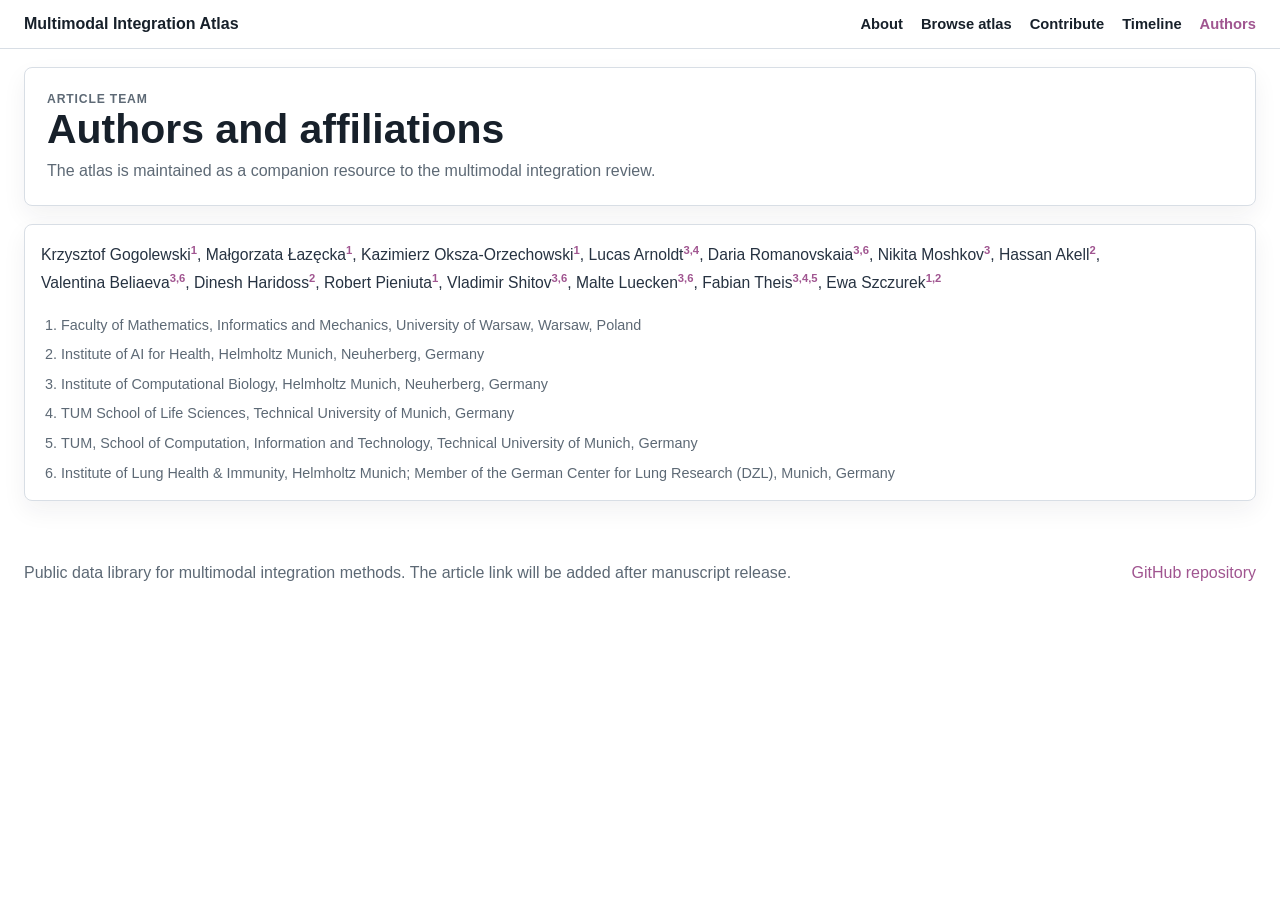
<file: authors.html>
<!doctype html>
<html lang="en">
  <head>
    <meta charset="utf-8" />
    <meta name="viewport" content="width=device-width, initial-scale=1" />
    <meta
      name="description"
      content="Authors and affiliations for the Multimodal Integration Atlas companion resource."
    />
    <title>Authors | Multimodal Integration Atlas</title>
    <link rel="stylesheet" href="styles.css?v=2.1.20261119.2" />
  </head>
  <body>
    <header class="site-header">
      <div class="header-inner">
        <a class="site-mark" href="index.html" aria-label="Multimodal Integration Atlas home">
          Multimodal Integration Atlas
        </a>
        <nav class="header-actions" aria-label="Site navigation">
          <a href="index.html#about">About</a>
          <a href="index.html#atlas">Browse atlas</a>
          <a href="index.html#contribute">Contribute</a>
          <a href="timeline.html">Timeline</a>
          <a href="authors.html" aria-current="page">Authors</a>
        </nav>
      </div>
    </header>

    <main>
      <section class="page-head">
        <p class="section-kicker">Article team</p>
        <h1>Authors and affiliations</h1>
        <p>
          The atlas is maintained as a companion resource to the multimodal
          integration review.
        </p>
      </section>

      <section class="authors-section" aria-label="Authors and affiliations">
        <p class="authors-list">
          Krzysztof Gogolewski<sup>1</sup>, Małgorzata Łazęcka<sup>1</sup>,
          Kazimierz Oksza-Orzechowski<sup>1</sup>, Lucas Arnoldt<sup>3,4</sup>,
          Daria Romanovskaia<sup>3,6</sup>, Nikita Moshkov<sup>3</sup>,
          Hassan Akell<sup>2</sup>, Valentina Beliaeva<sup>3,6</sup>,
          Dinesh Haridoss<sup>2</sup>, Robert Pieniuta<sup>1</sup>,
          Vladimir Shitov<sup>3,6</sup>, Malte Luecken<sup>3,6</sup>,
          Fabian Theis<sup>3,4,5</sup>, Ewa Szczurek<sup>1,2</sup>
        </p>
        <ol class="affiliations-list">
          <li>Faculty of Mathematics, Informatics and Mechanics, University of Warsaw, Warsaw, Poland</li>
          <li>Institute of AI for Health, Helmholtz Munich, Neuherberg, Germany</li>
          <li>Institute of Computational Biology, Helmholtz Munich, Neuherberg, Germany</li>
          <li>TUM School of Life Sciences, Technical University of Munich, Germany</li>
          <li>TUM, School of Computation, Information and Technology, Technical University of Munich, Germany</li>
          <li>Institute of Lung Health &amp; Immunity, Helmholtz Munich; Member of the German Center for Lung Research (DZL), Munich, Germany</li>
        </ol>
      </section>
    </main>

    <footer class="site-footer">
      <p>
        Public data library for multimodal integration methods. The article link
        will be added after manuscript release.
      </p>
      <a href="https://github.com/szczurek-lab/multimodal-integration-atlas" target="_blank" rel="noreferrer">
        GitHub repository
      </a>
    </footer>
  <script src="atlas-core.js?v=2.1.20261119.2"></script><script src="app.js?v=2.1.20261119.2"></script></body>
</html>
</file>
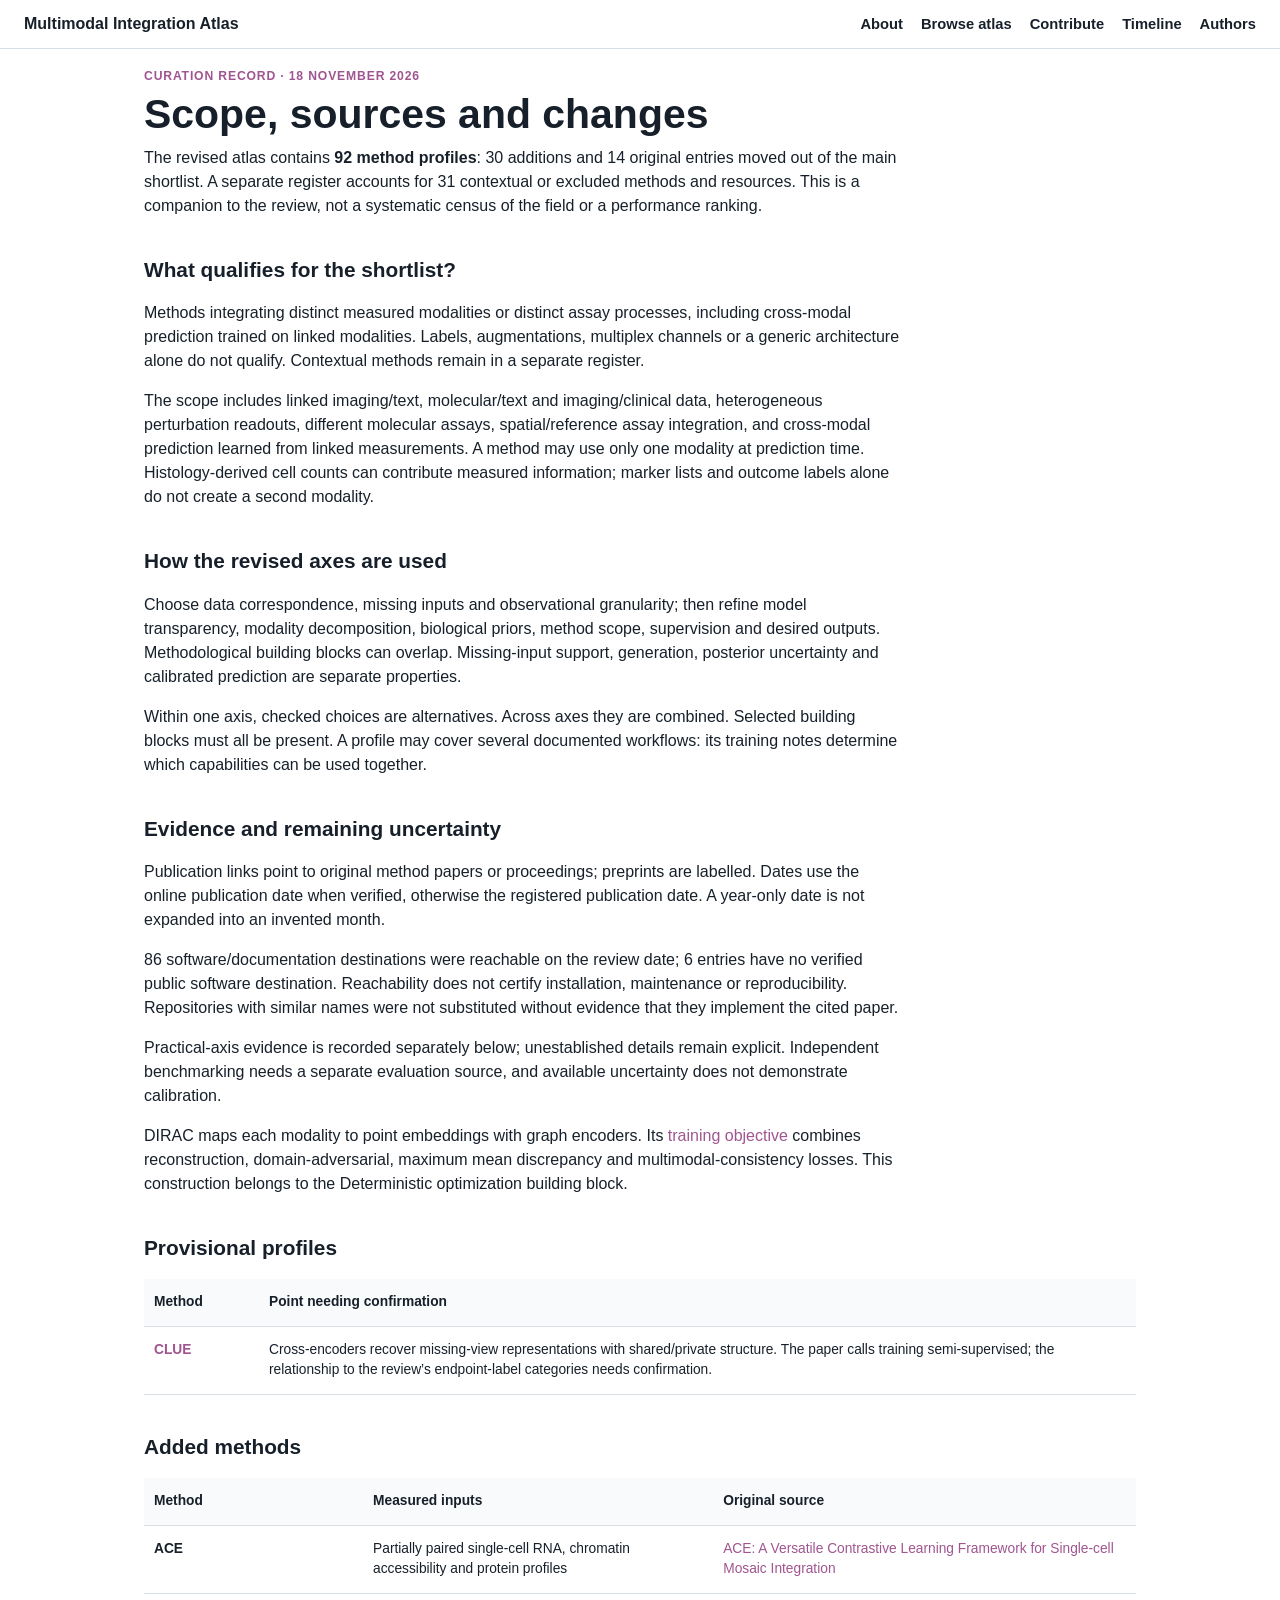
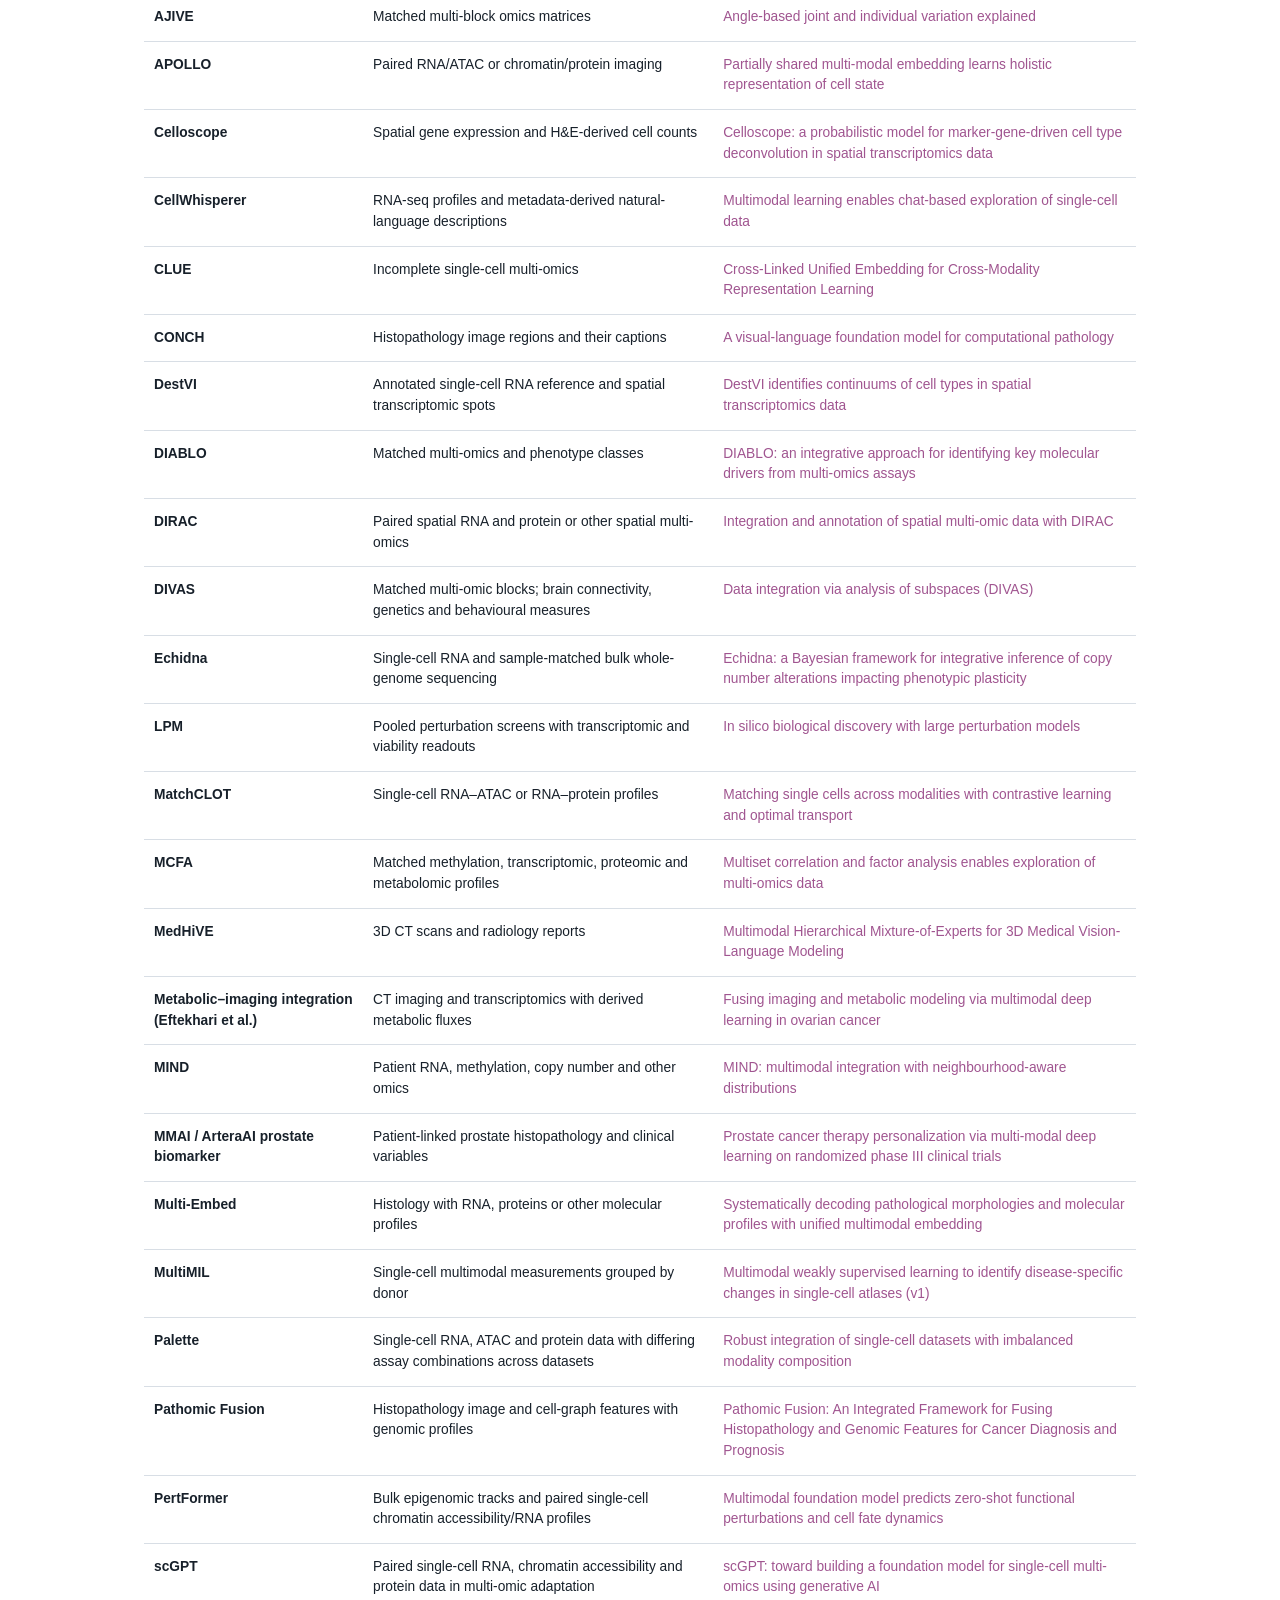
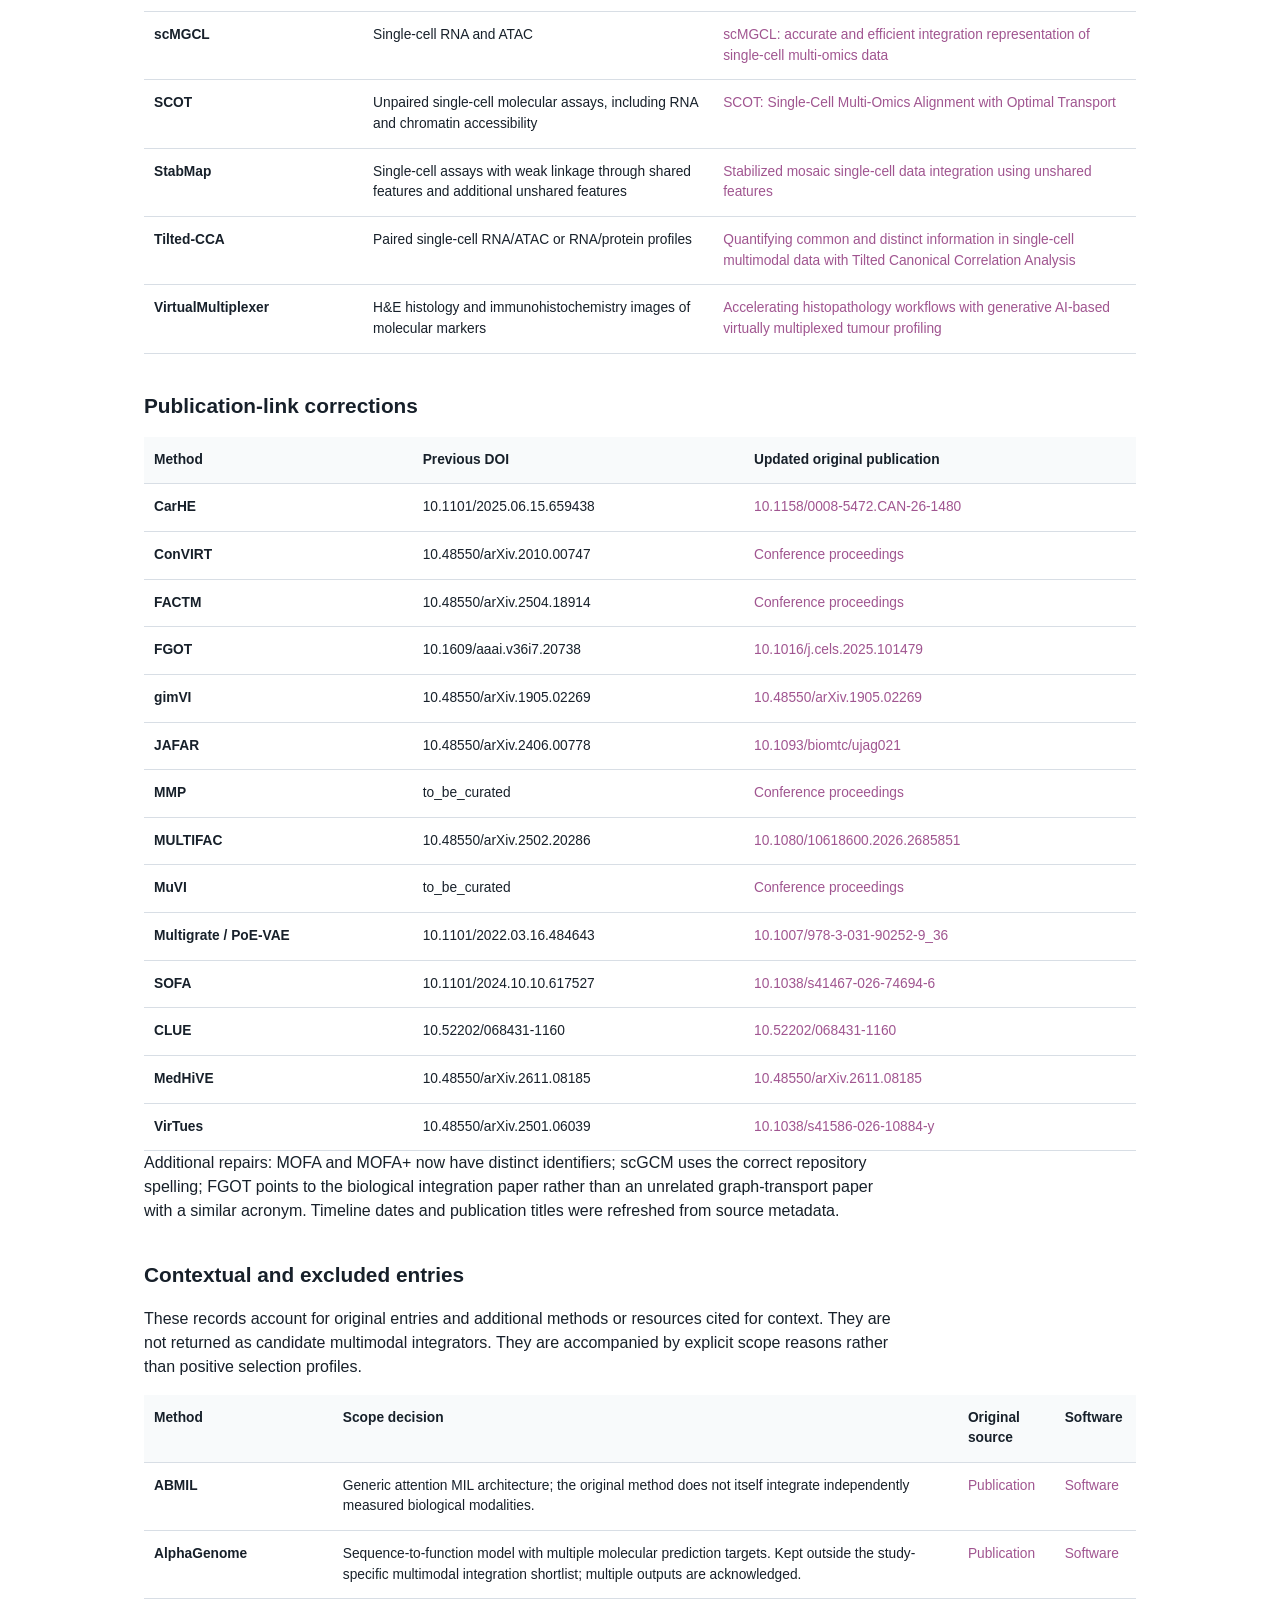
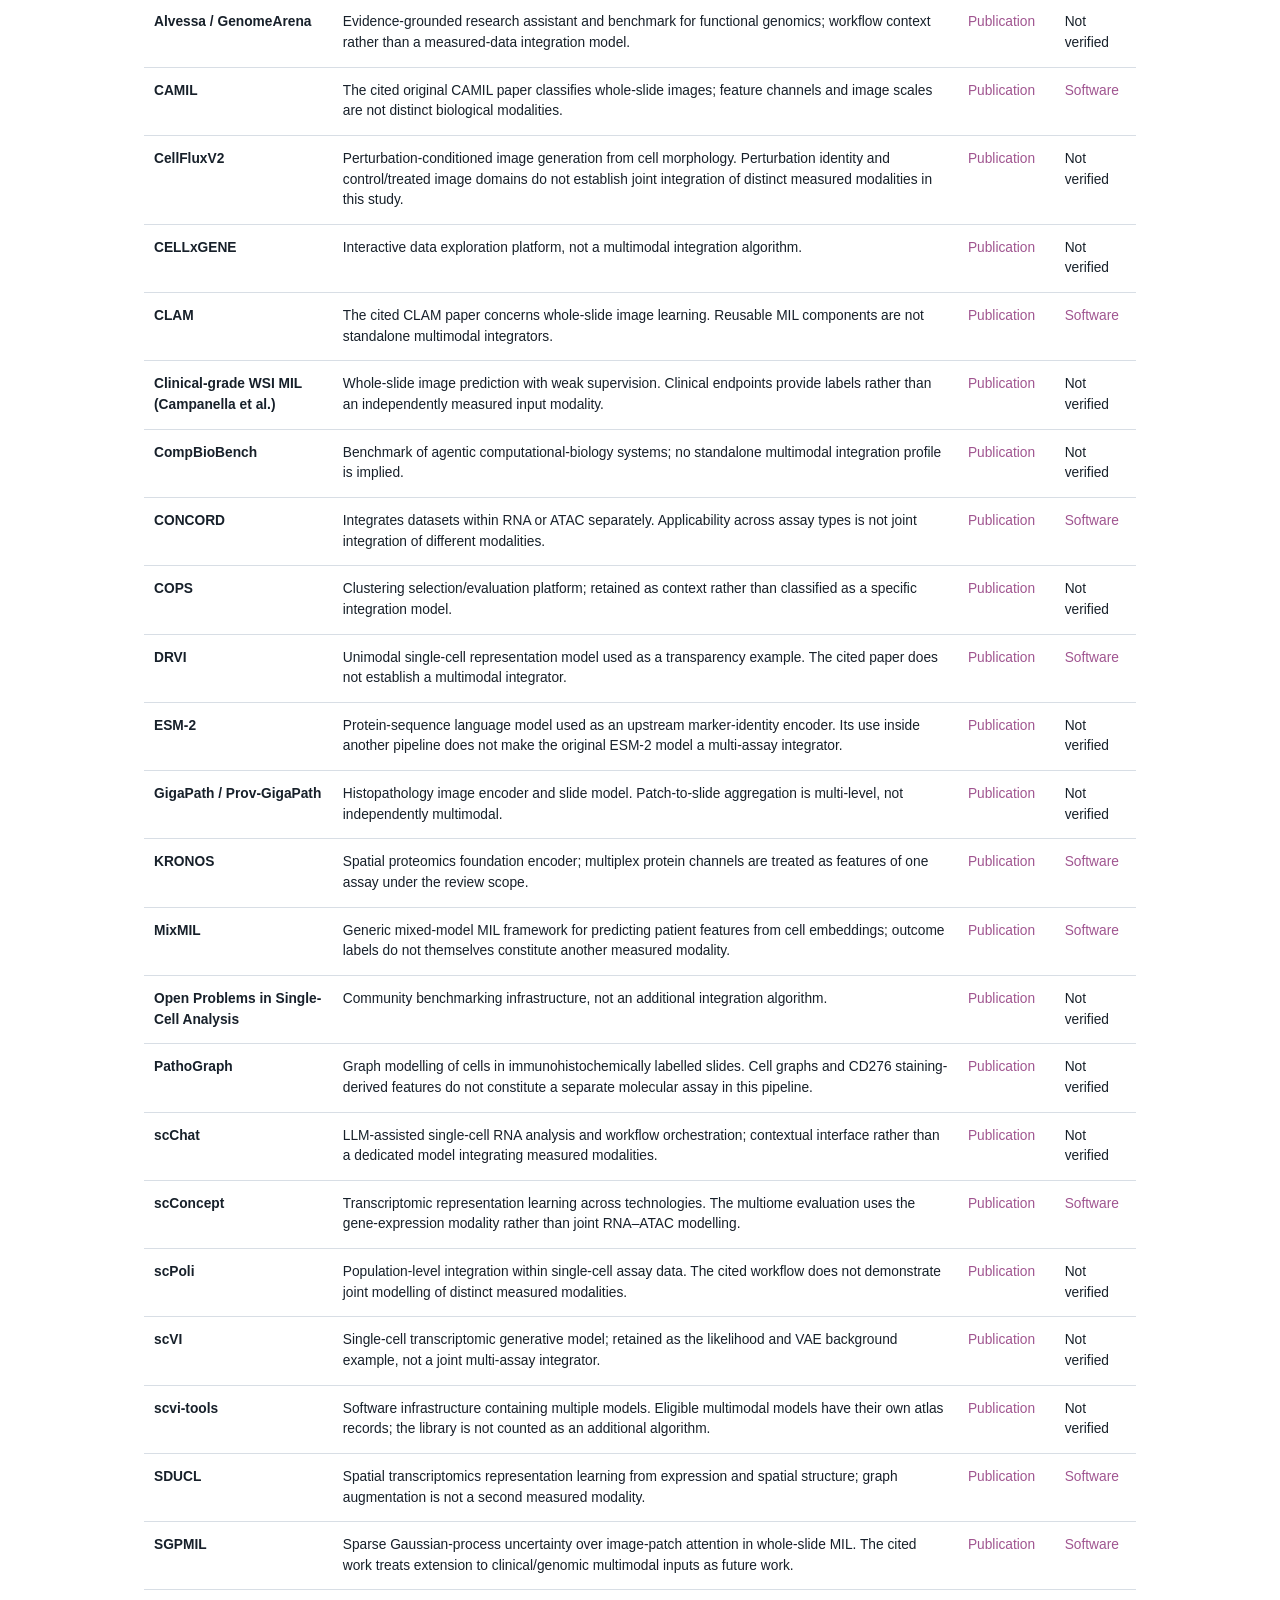
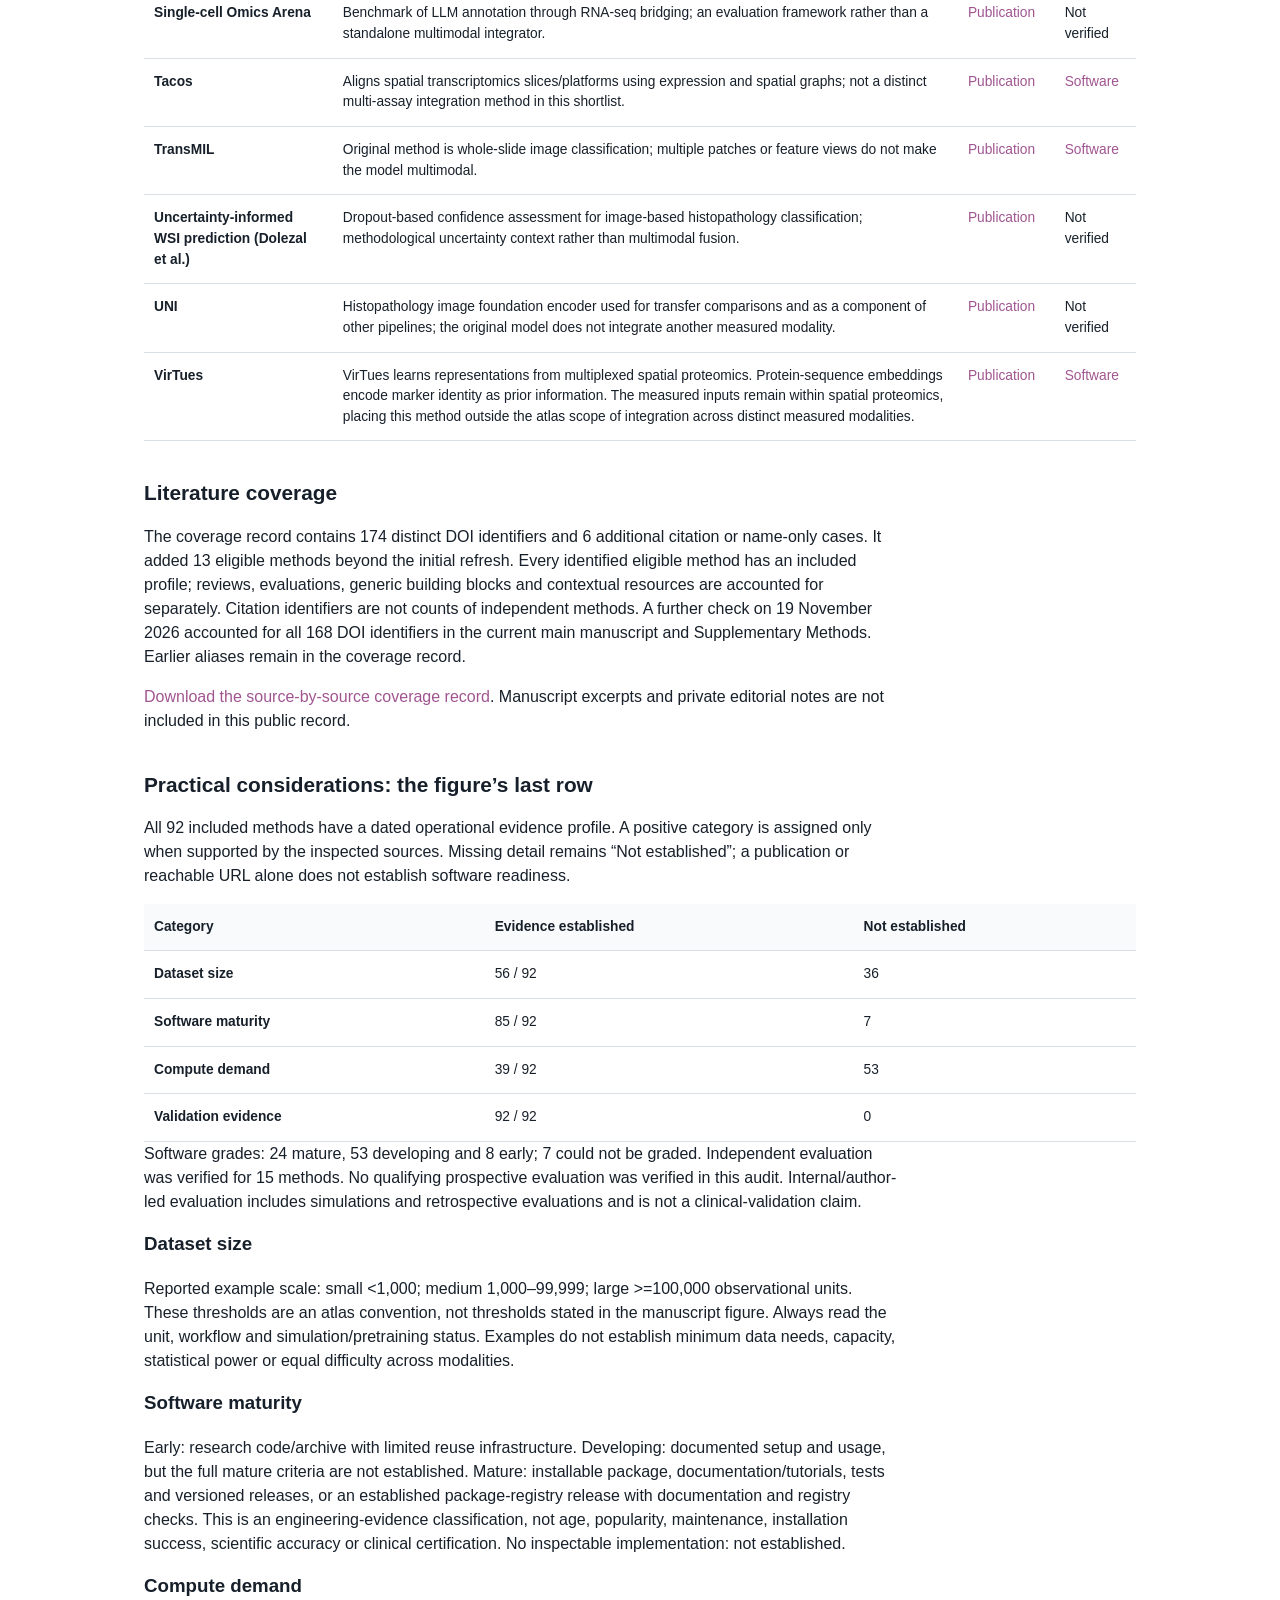
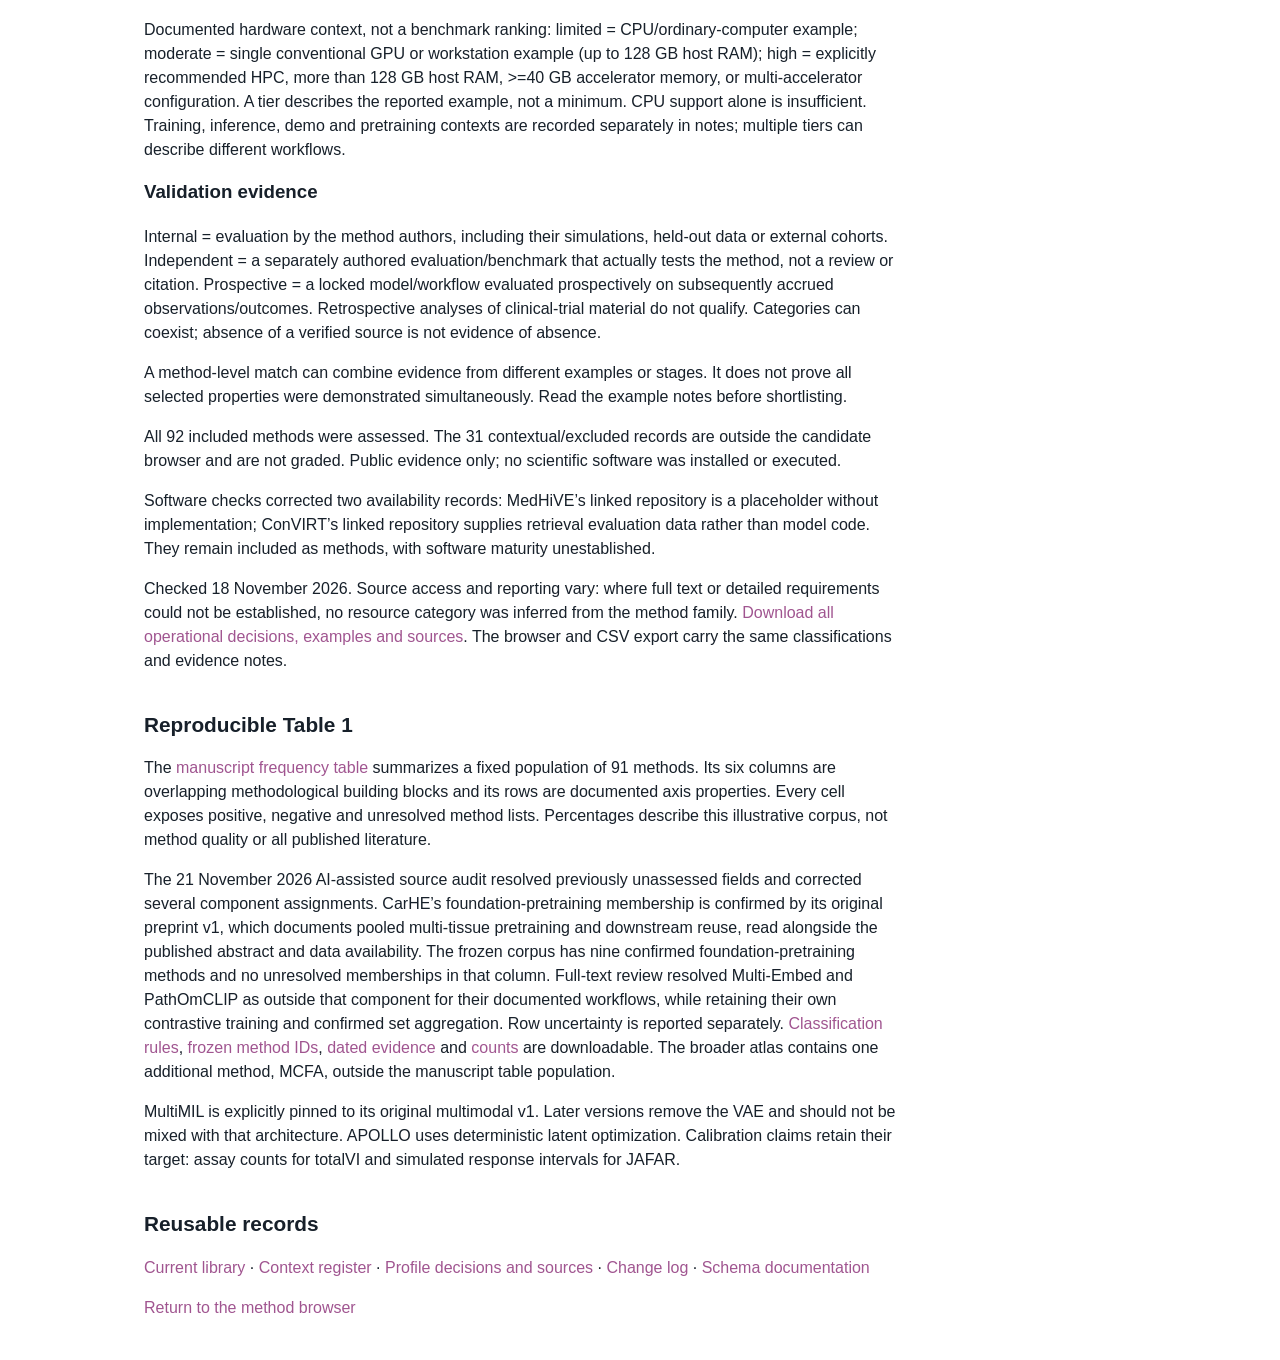
<file: curation.html>
<!doctype html>
<html lang="en"><head><meta charset="utf-8"/><meta name="viewport" content="width=device-width,initial-scale=1"/><title>Curation record · Multimodal Integration Atlas</title><link rel="stylesheet" href="styles.css?v=2.1.20261119.2"/></head><body>    <header class="site-header">
      <div class="header-inner">
        <a class="site-mark" href="index.html" aria-label="Multimodal Integration Atlas home">
          Multimodal Integration Atlas
        </a>
        <nav class="header-actions" aria-label="Site navigation">
          <a href="index.html#about">About</a>
          <a href="index.html#atlas">Browse atlas</a>
          <a href="index.html#contribute">Contribute</a>
          <a href="timeline.html">Timeline</a>
          <a href="authors.html">Authors</a>
        </nav>
      </div>
    </header>

<main class="curation-content"><p class="section-kicker">Curation record · 18 November 2026</p><h1>Scope, sources and changes</h1>
<p>The revised atlas contains <strong>92 method profiles</strong>: 30 additions and 14 original entries moved out of the main shortlist. A separate register accounts for 31 contextual or excluded methods and resources. This is a companion to the review, not a systematic census of the field or a performance ranking.</p>
<h2>What qualifies for the shortlist?</h2><p>Methods integrating distinct measured modalities or distinct assay processes, including cross-modal prediction trained on linked modalities. Labels, augmentations, multiplex channels or a generic architecture alone do not qualify. Contextual methods remain in a separate register.</p>
<p>The scope includes linked imaging/text, molecular/text and imaging/clinical data, heterogeneous perturbation readouts, different molecular assays, spatial/reference assay integration, and cross-modal prediction learned from linked measurements. A method may use only one modality at prediction time. Histology-derived cell counts can contribute measured information; marker lists and outcome labels alone do not create a second modality.</p>
<h2>How the revised axes are used</h2>
<p>Choose data correspondence, missing inputs and observational granularity; then refine model transparency, modality decomposition, biological priors, method scope, supervision and desired outputs. Methodological building blocks can overlap. Missing-input support, generation, posterior uncertainty and calibrated prediction are separate properties.</p>
<p>Within one axis, checked choices are alternatives. Across axes they are combined. Selected building blocks must all be present. A profile may cover several documented workflows: its training notes determine which capabilities can be used together.</p>
<h2>Evidence and remaining uncertainty</h2><p>Publication links point to original method papers or proceedings; preprints are labelled. Dates use the online publication date when verified, otherwise the registered publication date. A year-only date is not expanded into an invented month.</p>
<p>86 software/documentation destinations were reachable on the review date; 6 entries have no verified public software destination. Reachability does not certify installation, maintenance or reproducibility. Repositories with similar names were not substituted without evidence that they implement the cited paper.</p>
<p>Practical-axis evidence is recorded separately below; unestablished details remain explicit. Independent benchmarking needs a separate evaluation source, and available uncertainty does not demonstrate calibration.</p>
<p>DIRAC maps each modality to point embeddings with graph encoders. Its <a href="https://www.nature.com/articles/s41592-026-03282-9.pdf" target="_blank" rel="noopener noreferrer">training objective</a> combines reconstruction, domain-adversarial, maximum mean discrepancy and multimodal-consistency losses. This construction belongs to the Deterministic optimization building block.</p><h2>Provisional profiles</h2><div class="table-scroll"><table class="curation-table"><thead><tr><th scope="col">Method</th><th scope="col">Point needing confirmation</th></tr></thead><tbody><tr><td><a href="https://papers.neurips.cc/paper_files/paper/2022/hash/662b1774ba8845fc1fa3d1fc0177ceeb-Abstract-Conference.html" target="_blank" rel="noopener noreferrer">CLUE</a></td><td>Cross-encoders recover missing-view representations with shared/private structure. The paper calls training semi-supervised; the relationship to the review’s endpoint-label categories needs confirmation.</td></tr></tbody></table></div><h2>Added methods</h2><div class="table-scroll"><table class="curation-table"><thead><tr><th scope="col">Method</th><th scope="col">Measured inputs</th><th scope="col">Original source</th></tr></thead><tbody><tr><td>ACE</td><td>Partially paired single-cell RNA, chromatin accessibility and protein profiles</td><td><a href="https://doi.org/10.1093/gpbjnl/qzaf062" target="_blank" rel="noopener noreferrer">ACE: A Versatile Contrastive Learning Framework for Single-cell Mosaic Integration</a></td></tr><tr><td>AJIVE</td><td>Matched multi-block omics matrices</td><td><a href="https://doi.org/10.1016/j.jmva.2018.03.008" target="_blank" rel="noopener noreferrer">Angle-based joint and individual variation explained</a></td></tr><tr><td>APOLLO</td><td>Paired RNA/ATAC or chromatin/protein imaging</td><td><a href="https://doi.org/10.1038/s43588-025-00948-w" target="_blank" rel="noopener noreferrer">Partially shared multi-modal embedding learns holistic representation of cell state</a></td></tr><tr><td>Celloscope</td><td>Spatial gene expression and H&amp;E-derived cell counts</td><td><a href="https://doi.org/10.1186/s13059-023-02951-8" target="_blank" rel="noopener noreferrer">Celloscope: a probabilistic model for marker-gene-driven cell type deconvolution in spatial transcriptomics data</a></td></tr><tr><td>CellWhisperer</td><td>RNA-seq profiles and metadata-derived natural-language descriptions</td><td><a href="https://doi.org/10.1038/s41587-025-02857-9" target="_blank" rel="noopener noreferrer">Multimodal learning enables chat-based exploration of single-cell data</a></td></tr><tr><td>CLUE</td><td>Incomplete single-cell multi-omics</td><td><a href="https://papers.neurips.cc/paper_files/paper/2022/hash/662b1774ba8845fc1fa3d1fc0177ceeb-Abstract-Conference.html" target="_blank" rel="noopener noreferrer">Cross-Linked Unified Embedding for Cross-Modality Representation Learning</a></td></tr><tr><td>CONCH</td><td>Histopathology image regions and their captions</td><td><a href="https://doi.org/10.1038/s41591-024-02856-4" target="_blank" rel="noopener noreferrer">A visual-language foundation model for computational pathology</a></td></tr><tr><td>DestVI</td><td>Annotated single-cell RNA reference and spatial transcriptomic spots</td><td><a href="https://doi.org/10.1038/s41587-022-01272-8" target="_blank" rel="noopener noreferrer">DestVI identifies continuums of cell types in spatial transcriptomics data</a></td></tr><tr><td>DIABLO</td><td>Matched multi-omics and phenotype classes</td><td><a href="https://doi.org/10.1093/bioinformatics/bty1054" target="_blank" rel="noopener noreferrer">DIABLO: an integrative approach for identifying key molecular drivers from multi-omics assays</a></td></tr><tr><td>DIRAC</td><td>Paired spatial RNA and protein or other spatial multi-omics</td><td><a href="https://doi.org/10.1038/s41592-026-03282-9" target="_blank" rel="noopener noreferrer">Integration and annotation of spatial multi-omic data with DIRAC</a></td></tr><tr><td>DIVAS</td><td>Matched multi-omic blocks; brain connectivity, genetics and behavioural measures</td><td><a href="https://doi.org/10.1007/s11749-024-00923-z" target="_blank" rel="noopener noreferrer">Data integration via analysis of subspaces (DIVAS)</a></td></tr><tr><td>Echidna</td><td>Single-cell RNA and sample-matched bulk whole-genome sequencing</td><td><a href="https://doi.org/10.1038/s41592-026-03279-4" target="_blank" rel="noopener noreferrer">Echidna: a Bayesian framework for integrative inference of copy number alterations impacting phenotypic plasticity</a></td></tr><tr><td>LPM</td><td>Pooled perturbation screens with transcriptomic and viability readouts</td><td><a href="https://doi.org/10.1038/s43588-025-00870-1" target="_blank" rel="noopener noreferrer">In silico biological discovery with large perturbation models</a></td></tr><tr><td>MatchCLOT</td><td>Single-cell RNA–ATAC or RNA–protein profiles</td><td><a href="https://doi.org/10.1093/bib/bbad130" target="_blank" rel="noopener noreferrer">Matching single cells across modalities with contrastive learning and optimal transport</a></td></tr><tr><td>MCFA</td><td>Matched methylation, transcriptomic, proteomic and metabolomic profiles</td><td><a href="https://doi.org/10.1016/j.xgen.2023.100359" target="_blank" rel="noopener noreferrer">Multiset correlation and factor analysis enables exploration of multi-omics data</a></td></tr><tr><td>MedHiVE</td><td>3D CT scans and radiology reports</td><td><a href="https://arxiv.org/abs/2611.08185" target="_blank" rel="noopener noreferrer">Multimodal Hierarchical Mixture-of-Experts for 3D Medical Vision-Language Modeling</a></td></tr><tr><td>Metabolic–imaging integration (Eftekhari et al.)</td><td>CT imaging and transcriptomics with derived metabolic fluxes</td><td><a href="https://doi.org/10.1016/j.cels.2026.101594" target="_blank" rel="noopener noreferrer">Fusing imaging and metabolic modeling via multimodal deep learning in ovarian cancer</a></td></tr><tr><td>MIND</td><td>Patient RNA, methylation, copy number and other omics</td><td><a href="https://doi.org/10.1038/s41467-026-74413-1" target="_blank" rel="noopener noreferrer">MIND: multimodal integration with neighbourhood-aware distributions</a></td></tr><tr><td>MMAI / ArteraAI prostate biomarker</td><td>Patient-linked prostate histopathology and clinical variables</td><td><a href="https://doi.org/10.1038/s41746-022-00613-w" target="_blank" rel="noopener noreferrer">Prostate cancer therapy personalization via multi-modal deep learning on randomized phase III clinical trials</a></td></tr><tr><td>Multi-Embed</td><td>Histology with RNA, proteins or other molecular profiles</td><td><a href="https://doi.org/10.1038/s41592-026-03070-5" target="_blank" rel="noopener noreferrer">Systematically decoding pathological morphologies and molecular profiles with unified multimodal embedding</a></td></tr><tr><td>MultiMIL</td><td>Single-cell multimodal measurements grouped by donor</td><td><a href="https://www.biorxiv.org/content/10.1101/2024.07.29.605625v1" target="_blank" rel="noopener noreferrer">Multimodal weakly supervised learning to identify disease-specific changes in single-cell atlases (v1)</a></td></tr><tr><td>Palette</td><td>Single-cell RNA, ATAC and protein data with differing assay combinations across datasets</td><td><a href="https://doi.org/10.1038/s41467-026-72933-4" target="_blank" rel="noopener noreferrer">Robust integration of single-cell datasets with imbalanced modality composition</a></td></tr><tr><td>Pathomic Fusion</td><td>Histopathology image and cell-graph features with genomic profiles</td><td><a href="https://doi.org/10.1109/TMI.2020.3021387" target="_blank" rel="noopener noreferrer">Pathomic Fusion: An Integrated Framework for Fusing Histopathology and Genomic Features for Cancer Diagnosis and Prognosis</a></td></tr><tr><td>PertFormer</td><td>Bulk epigenomic tracks and paired single-cell chromatin accessibility/RNA profiles</td><td><a href="https://doi.org/10.1101/2024.12.19.629561" target="_blank" rel="noopener noreferrer">Multimodal foundation model predicts zero-shot functional perturbations and cell fate dynamics</a></td></tr><tr><td>scGPT</td><td>Paired single-cell RNA, chromatin accessibility and protein data in multi-omic adaptation</td><td><a href="https://doi.org/10.1038/s41592-024-02201-0" target="_blank" rel="noopener noreferrer">scGPT: toward building a foundation model for single-cell multi-omics using generative AI</a></td></tr><tr><td>scMGCL</td><td>Single-cell RNA and ATAC</td><td><a href="https://doi.org/10.1093/bioinformatics/btaf392" target="_blank" rel="noopener noreferrer">scMGCL: accurate and efficient integration representation of single-cell multi-omics data</a></td></tr><tr><td>SCOT</td><td>Unpaired single-cell molecular assays, including RNA and chromatin accessibility</td><td><a href="https://doi.org/10.1089/cmb.2021.0446" target="_blank" rel="noopener noreferrer">SCOT: Single-Cell Multi-Omics Alignment with Optimal Transport</a></td></tr><tr><td>StabMap</td><td>Single-cell assays with weak linkage through shared features and additional unshared features</td><td><a href="https://doi.org/10.1038/s41587-023-01766-z" target="_blank" rel="noopener noreferrer">Stabilized mosaic single-cell data integration using unshared features</a></td></tr><tr><td>Tilted-CCA</td><td>Paired single-cell RNA/ATAC or RNA/protein profiles</td><td><a href="https://doi.org/10.1073/pnas.2303647120" target="_blank" rel="noopener noreferrer">Quantifying common and distinct information in single-cell multimodal data with Tilted Canonical Correlation Analysis</a></td></tr><tr><td>VirtualMultiplexer</td><td>H&amp;E histology and immunohistochemistry images of molecular markers</td><td><a href="https://doi.org/10.1038/s42256-024-00889-5" target="_blank" rel="noopener noreferrer">Accelerating histopathology workflows with generative AI-based virtually multiplexed tumour profiling</a></td></tr></tbody></table></div><h2>Publication-link corrections</h2><div class="table-scroll"><table class="curation-table"><thead><tr><th scope="col">Method</th><th scope="col">Previous DOI</th><th scope="col">Updated original publication</th></tr></thead><tbody><tr><td>CarHE</td><td>10.1101/2025.06.15.659438</td><td><a href="https://doi.org/10.1158/0008-5472.CAN-26-1480" target="_blank" rel="noopener noreferrer">10.1158/0008-5472.CAN-26-1480</a></td></tr><tr><td>ConVIRT</td><td>10.48550/arXiv.2010.00747</td><td><a href="https://proceedings.mlr.press/v182/zhang22a.html" target="_blank" rel="noopener noreferrer">Conference proceedings</a></td></tr><tr><td>FACTM</td><td>10.48550/arXiv.2504.18914</td><td><a href="https://proceedings.mlr.press/v258/lazecka25a.html" target="_blank" rel="noopener noreferrer">Conference proceedings</a></td></tr><tr><td>FGOT</td><td>10.1609/aaai.v36i7.20738</td><td><a href="https://doi.org/10.1016/j.cels.2025.101479" target="_blank" rel="noopener noreferrer">10.1016/j.cels.2025.101479</a></td></tr><tr><td>gimVI</td><td>10.48550/arXiv.1905.02269</td><td><a href="https://arxiv.org/abs/1905.02269" target="_blank" rel="noopener noreferrer">10.48550/arXiv.1905.02269</a></td></tr><tr><td>JAFAR</td><td>10.48550/arXiv.2406.00778</td><td><a href="https://doi.org/10.1093/biomtc/ujag021" target="_blank" rel="noopener noreferrer">10.1093/biomtc/ujag021</a></td></tr><tr><td>MMP</td><td>to_be_curated</td><td><a href="https://proceedings.mlr.press/v235/song24b.html" target="_blank" rel="noopener noreferrer">Conference proceedings</a></td></tr><tr><td>MULTIFAC</td><td>10.48550/arXiv.2502.20286</td><td><a href="https://doi.org/10.1080/10618600.2026.2685851" target="_blank" rel="noopener noreferrer">10.1080/10618600.2026.2685851</a></td></tr><tr><td>MuVI</td><td>to_be_curated</td><td><a href="https://proceedings.mlr.press/v206/qoku23a.html" target="_blank" rel="noopener noreferrer">Conference proceedings</a></td></tr><tr><td>Multigrate / PoE-VAE</td><td>10.1101/2022.03.16.484643</td><td><a href="https://doi.org/10.1007/978-3-031-90252-9_36" target="_blank" rel="noopener noreferrer">10.1007/978-3-031-90252-9_36</a></td></tr><tr><td>SOFA</td><td>10.1101/2024.10.10.617527</td><td><a href="https://doi.org/10.1038/s41467-026-74694-6" target="_blank" rel="noopener noreferrer">10.1038/s41467-026-74694-6</a></td></tr><tr><td>CLUE</td><td>10.52202/068431-1160</td><td><a href="https://papers.neurips.cc/paper_files/paper/2022/hash/662b1774ba8845fc1fa3d1fc0177ceeb-Abstract-Conference.html" target="_blank" rel="noopener noreferrer">10.52202/068431-1160</a></td></tr><tr><td>MedHiVE</td><td>10.48550/arXiv.2611.08185</td><td><a href="https://arxiv.org/abs/2611.08185" target="_blank" rel="noopener noreferrer">10.48550/arXiv.2611.08185</a></td></tr><tr><td>VirTues</td><td>10.48550/arXiv.2501.06039</td><td><a href="https://doi.org/10.1038/s41586-026-10884-y" target="_blank" rel="noopener noreferrer">10.1038/s41586-026-10884-y</a></td></tr></tbody></table></div><p>Additional repairs: MOFA and MOFA+ now have distinct identifiers; scGCM uses the correct repository spelling; FGOT points to the biological integration paper rather than an unrelated graph-transport paper with a similar acronym. Timeline dates and publication titles were refreshed from source metadata.</p><h2>Contextual and excluded entries</h2><p>These records account for original entries and additional methods or resources cited for context. They are not returned as candidate multimodal integrators. They are accompanied by explicit scope reasons rather than positive selection profiles.</p><div class="table-scroll"><table class="curation-table"><thead><tr><th scope="col">Method</th><th scope="col">Scope decision</th><th scope="col">Original source</th><th scope="col">Software</th></tr></thead><tbody><tr><td>ABMIL</td><td>Generic attention MIL architecture; the original method does not itself integrate independently measured biological modalities.</td><td><a href="https://doi.org/10.48550/arXiv.1802.04712" target="_blank" rel="noopener noreferrer">Publication</a></td><td><a href="https://github.com/AMLab-Amsterdam/AttentionDeepMIL" target="_blank" rel="noopener noreferrer">Software</a></td></tr><tr><td>AlphaGenome</td><td>Sequence-to-function model with multiple molecular prediction targets. Kept outside the study-specific multimodal integration shortlist; multiple outputs are acknowledged.</td><td><a href="https://doi.org/10.1038/s41586-025-10014-0" target="_blank" rel="noopener noreferrer">Publication</a></td><td><a href="https://github.com/google-deepmind/alphagenome_research" target="_blank" rel="noopener noreferrer">Software</a></td></tr><tr><td>Alvessa / GenomeArena</td><td>Evidence-grounded research assistant and benchmark for functional genomics; workflow context rather than a measured-data integration model.</td><td><a href="https://doi.org/10.64898/2025.12.30.697073" target="_blank" rel="noopener noreferrer">Publication</a></td><td>Not verified</td></tr><tr><td>CAMIL</td><td>The cited original CAMIL paper classifies whole-slide images; feature channels and image scales are not distinct biological modalities.</td><td><a href="https://doi.org/10.1093/bioinformatics/btaf024" target="_blank" rel="noopener noreferrer">Publication</a></td><td><a href="https://github.com/maojy0914/CAMIL" target="_blank" rel="noopener noreferrer">Software</a></td></tr><tr><td>CellFluxV2</td><td>Perturbation-conditioned image generation from cell morphology. Perturbation identity and control/treated image domains do not establish joint integration of distinct measured modalities in this study.</td><td><a href="https://doi.org/10.64898/2026.01.19.696785" target="_blank" rel="noopener noreferrer">Publication</a></td><td>Not verified</td></tr><tr><td>CELLxGENE</td><td>Interactive data exploration platform, not a multimodal integration algorithm.</td><td><a href="https://doi.org/10.1101/2021.04.05.438318" target="_blank" rel="noopener noreferrer">Publication</a></td><td>Not verified</td></tr><tr><td>CLAM</td><td>The cited CLAM paper concerns whole-slide image learning. Reusable MIL components are not standalone multimodal integrators.</td><td><a href="https://doi.org/10.1038/s41551-020-00682-w" target="_blank" rel="noopener noreferrer">Publication</a></td><td><a href="https://github.com/mahmoodlab/CLAM" target="_blank" rel="noopener noreferrer">Software</a></td></tr><tr><td>Clinical-grade WSI MIL (Campanella et al.)</td><td>Whole-slide image prediction with weak supervision. Clinical endpoints provide labels rather than an independently measured input modality.</td><td><a href="https://doi.org/10.1038/s41591-019-0508-1" target="_blank" rel="noopener noreferrer">Publication</a></td><td>Not verified</td></tr><tr><td>CompBioBench</td><td>Benchmark of agentic computational-biology systems; no standalone multimodal integration profile is implied.</td><td><a href="https://doi.org/10.64898/2026.04.06.716850" target="_blank" rel="noopener noreferrer">Publication</a></td><td>Not verified</td></tr><tr><td>CONCORD</td><td>Integrates datasets within RNA or ATAC separately. Applicability across assay types is not joint integration of different modalities.</td><td><a href="https://doi.org/10.1038/s41587-025-02950-z" target="_blank" rel="noopener noreferrer">Publication</a></td><td><a href="https://github.com/Gartner-Lab/Concord" target="_blank" rel="noopener noreferrer">Software</a></td></tr><tr><td>COPS</td><td>Clustering selection/evaluation platform; retained as context rather than classified as a specific integration model.</td><td><a href="https://doi.org/10.1371/journal.pcbi.1012275" target="_blank" rel="noopener noreferrer">Publication</a></td><td>Not verified</td></tr><tr><td>DRVI</td><td>Unimodal single-cell representation model used as a transparency example. The cited paper does not establish a multimodal integrator.</td><td><a href="https://doi.org/10.1101/2024.11.06.622266" target="_blank" rel="noopener noreferrer">Publication</a></td><td><a href="https://github.com/theislab/DRVI" target="_blank" rel="noopener noreferrer">Software</a></td></tr><tr><td>ESM-2</td><td>Protein-sequence language model used as an upstream marker-identity encoder. Its use inside another pipeline does not make the original ESM-2 model a multi-assay integrator.</td><td><a href="https://doi.org/10.1126/science.ade2574" target="_blank" rel="noopener noreferrer">Publication</a></td><td>Not verified</td></tr><tr><td>GigaPath / Prov-GigaPath</td><td>Histopathology image encoder and slide model. Patch-to-slide aggregation is multi-level, not independently multimodal.</td><td><a href="https://doi.org/10.1038/s41586-024-07441-w" target="_blank" rel="noopener noreferrer">Publication</a></td><td>Not verified</td></tr><tr><td>KRONOS</td><td>Spatial proteomics foundation encoder; multiplex protein channels are treated as features of one assay under the review scope.</td><td><a href="https://doi.org/10.48550/arXiv.2506.03373" target="_blank" rel="noopener noreferrer">Publication</a></td><td><a href="https://github.com/mahmoodlab/KRONOS" target="_blank" rel="noopener noreferrer">Software</a></td></tr><tr><td>MixMIL</td><td>Generic mixed-model MIL framework for predicting patient features from cell embeddings; outcome labels do not themselves constitute another measured modality.</td><td><a href="https://proceedings.mlr.press/v238/engelmann24a/engelmann24a.pdf" target="_blank" rel="noopener noreferrer">Publication</a></td><td><a href="https://github.com/AIH-SGML/mixmil" target="_blank" rel="noopener noreferrer">Software</a></td></tr><tr><td>Open Problems in Single-Cell Analysis</td><td>Community benchmarking infrastructure, not an additional integration algorithm.</td><td><a href="https://doi.org/10.1038/s41587-025-02694-w" target="_blank" rel="noopener noreferrer">Publication</a></td><td>Not verified</td></tr><tr><td>PathoGraph</td><td>Graph modelling of cells in immunohistochemically labelled slides. Cell graphs and CD276 staining-derived features do not constitute a separate molecular assay in this pipeline.</td><td><a href="https://doi.org/10.3390/cancers16040750" target="_blank" rel="noopener noreferrer">Publication</a></td><td>Not verified</td></tr><tr><td>scChat</td><td>LLM-assisted single-cell RNA analysis and workflow orchestration; contextual interface rather than a dedicated model integrating measured modalities.</td><td><a href="https://doi.org/10.1002/aic.70285" target="_blank" rel="noopener noreferrer">Publication</a></td><td>Not verified</td></tr><tr><td>scConcept</td><td>Transcriptomic representation learning across technologies. The multiome evaluation uses the gene-expression modality rather than joint RNA–ATAC modelling.</td><td><a href="https://doi.org/10.1101/2025.10.14.682419" target="_blank" rel="noopener noreferrer">Publication</a></td><td><a href="https://github.com/theislab/scConcept" target="_blank" rel="noopener noreferrer">Software</a></td></tr><tr><td>scPoli</td><td>Population-level integration within single-cell assay data. The cited workflow does not demonstrate joint modelling of distinct measured modalities.</td><td><a href="https://doi.org/10.1038/s41592-023-02035-2" target="_blank" rel="noopener noreferrer">Publication</a></td><td>Not verified</td></tr><tr><td>scVI</td><td>Single-cell transcriptomic generative model; retained as the likelihood and VAE background example, not a joint multi-assay integrator.</td><td><a href="https://doi.org/10.1038/s41592-018-0229-2" target="_blank" rel="noopener noreferrer">Publication</a></td><td>Not verified</td></tr><tr><td>scvi-tools</td><td>Software infrastructure containing multiple models. Eligible multimodal models have their own atlas records; the library is not counted as an additional algorithm.</td><td><a href="https://doi.org/10.1038/s41587-021-01206-w" target="_blank" rel="noopener noreferrer">Publication</a></td><td>Not verified</td></tr><tr><td>SDUCL</td><td>Spatial transcriptomics representation learning from expression and spatial structure; graph augmentation is not a second measured modality.</td><td><a href="https://doi.org/10.1093/bioinformatics/btae663" target="_blank" rel="noopener noreferrer">Publication</a></td><td><a href="https://github.com/WeiMin-Li-visual/SDUCL" target="_blank" rel="noopener noreferrer">Software</a></td></tr><tr><td>SGPMIL</td><td>Sparse Gaussian-process uncertainty over image-patch attention in whole-slide MIL. The cited work treats extension to clinical/genomic multimodal inputs as future work.</td><td><a href="https://doi.org/10.1109/WACV61042.2026.00057" target="_blank" rel="noopener noreferrer">Publication</a></td><td><a href="https://github.com/mandlos/SGPMIL" target="_blank" rel="noopener noreferrer">Software</a></td></tr><tr><td>Single-cell Omics Arena</td><td>Benchmark of LLM annotation through RNA-seq bridging; an evaluation framework rather than a standalone multimodal integrator.</td><td><a href="https://doi.org/10.1093/bib/bbaf622" target="_blank" rel="noopener noreferrer">Publication</a></td><td>Not verified</td></tr><tr><td>Tacos</td><td>Aligns spatial transcriptomics slices/platforms using expression and spatial graphs; not a distinct multi-assay integration method in this shortlist.</td><td><a href="https://doi.org/10.1371/journal.pcbi.1012948" target="_blank" rel="noopener noreferrer">Publication</a></td><td><a href="https://github.com/0617spec/tacos" target="_blank" rel="noopener noreferrer">Software</a></td></tr><tr><td>TransMIL</td><td>Original method is whole-slide image classification; multiple patches or feature views do not make the model multimodal.</td><td><a href="https://doi.org/10.48550/arXiv.2106.00908" target="_blank" rel="noopener noreferrer">Publication</a></td><td><a href="https://github.com/szc19990412/TransMIL" target="_blank" rel="noopener noreferrer">Software</a></td></tr><tr><td>Uncertainty-informed WSI prediction (Dolezal et al.)</td><td>Dropout-based confidence assessment for image-based histopathology classification; methodological uncertainty context rather than multimodal fusion.</td><td><a href="https://doi.org/10.1038/s41467-022-34025-x" target="_blank" rel="noopener noreferrer">Publication</a></td><td>Not verified</td></tr><tr><td>UNI</td><td>Histopathology image foundation encoder used for transfer comparisons and as a component of other pipelines; the original model does not integrate another measured modality.</td><td><a href="https://doi.org/10.1038/s41591-024-02857-3" target="_blank" rel="noopener noreferrer">Publication</a></td><td>Not verified</td></tr><tr><td>VirTues</td><td>VirTues learns representations from multiplexed spatial proteomics. Protein-sequence embeddings encode marker identity as prior information. The measured inputs remain within spatial proteomics, placing this method outside the atlas scope of integration across distinct measured modalities.</td><td><a href="https://doi.org/10.1038/s41586-026-10884-y" target="_blank" rel="noopener noreferrer">Publication</a></td><td><a href="https://github.com/bunnelab/virtues" target="_blank" rel="noopener noreferrer">Software</a></td></tr></tbody></table></div><h2>Literature coverage</h2><p>The coverage record contains 174 distinct DOI identifiers and 6 additional citation or name-only cases. It added 13 eligible methods beyond the initial refresh. Every identified eligible method has an included profile; reviews, evaluations, generic building blocks and contextual resources are accounted for separately. Citation identifiers are not counts of independent methods. A further check on 19 November 2026 accounted for all 168 DOI identifiers in the current main manuscript and Supplementary Methods. Earlier aliases remain in the coverage record.</p><p><a href="data/literature-coverage.json">Download the source-by-source coverage record</a>. Manuscript excerpts and private editorial notes are not included in this public record.</p><section id="practical"><h2>Practical considerations: the figure’s last row</h2><p>All 92 included methods have a dated operational evidence profile. A positive category is assigned only when supported by the inspected sources. Missing detail remains “Not established”; a publication or reachable URL alone does not establish software readiness.</p><div class="table-scroll"><table class="curation-table"><thead><tr><th>Category</th><th>Evidence established</th><th>Not established</th></tr></thead><tbody><tr><td>Dataset size</td><td>56 / 92</td><td>36</td></tr><tr><td>Software maturity</td><td>85 / 92</td><td>7</td></tr><tr><td>Compute demand</td><td>39 / 92</td><td>53</td></tr><tr><td>Validation evidence</td><td>92 / 92</td><td>0</td></tr></tbody></table></div><p>Software grades: 24 mature, 53 developing and 8 early; 7 could not be graded. Independent evaluation was verified for 15 methods. No qualifying prospective evaluation was verified in this audit. Internal/author-led evaluation includes simulations and retrospective evaluations and is not a clinical-validation claim.</p><h3>Dataset size</h3><p>Reported example scale: small &lt;1,000; medium 1,000–99,999; large &gt;=100,000 observational units. These thresholds are an atlas convention, not thresholds stated in the manuscript figure. Always read the unit, workflow and simulation/pretraining status. Examples do not establish minimum data needs, capacity, statistical power or equal difficulty across modalities.</p><h3>Software maturity</h3><p>Early: research code/archive with limited reuse infrastructure. Developing: documented setup and usage, but the full mature criteria are not established. Mature: installable package, documentation/tutorials, tests and versioned releases, or an established package-registry release with documentation and registry checks. This is an engineering-evidence classification, not age, popularity, maintenance, installation success, scientific accuracy or clinical certification. No inspectable implementation: not established.</p><h3>Compute demand</h3><p>Documented hardware context, not a benchmark ranking: limited = CPU/ordinary-computer example; moderate = single conventional GPU or workstation example (up to 128 GB host RAM); high = explicitly recommended HPC, more than 128 GB host RAM, &gt;=40 GB accelerator memory, or multi-accelerator configuration. A tier describes the reported example, not a minimum. CPU support alone is insufficient. Training, inference, demo and pretraining contexts are recorded separately in notes; multiple tiers can describe different workflows.</p><h3>Validation evidence</h3><p>Internal = evaluation by the method authors, including their simulations, held-out data or external cohorts. Independent = a separately authored evaluation/benchmark that actually tests the method, not a review or citation. Prospective = a locked model/workflow evaluated prospectively on subsequently accrued observations/outcomes. Retrospective analyses of clinical-trial material do not qualify. Categories can coexist; absence of a verified source is not evidence of absence.</p><p>A method-level match can combine evidence from different examples or stages. It does not prove all selected properties were demonstrated simultaneously. Read the example notes before shortlisting.</p><p>All 92 included methods were assessed. The 31 contextual/excluded records are outside the candidate browser and are not graded. Public evidence only; no scientific software was installed or executed.</p><p>Software checks corrected two availability records: MedHiVE’s linked repository is a placeholder without implementation; ConVIRT’s linked repository supplies retrieval evaluation data rather than model code. They remain included as methods, with software maturity unestablished.</p><p>Checked 18 November 2026. Source access and reporting vary: where full text or detailed requirements could not be established, no resource category was inferred from the method family. <a href="data/operational-evidence.json">Download all operational decisions, examples and sources</a>. The browser and CSV export carry the same classifications and evidence notes.</p></section><section id="table1"><h2>Reproducible Table 1</h2><p>The <a href="table1.html">manuscript frequency table</a> summarizes a fixed population of 91 methods. Its six columns are overlapping methodological building blocks and its rows are documented axis properties. Every cell exposes positive, negative and unresolved method lists. Percentages describe this illustrative corpus, not method quality or all published literature.</p><p>The 21 November 2026 AI-assisted source audit resolved previously unassessed fields and corrected several component assignments. CarHE’s foundation-pretraining membership is confirmed by its original preprint v1, which documents pooled multi-tissue pretraining and downstream reuse, read alongside the published abstract and data availability. The frozen corpus has nine confirmed foundation-pretraining methods and no unresolved memberships in that column. Full-text review resolved Multi-Embed and PathOmCLIP as outside that component for their documented workflows, while retaining their own contrastive training and confirmed set aggregation. Row uncertainty is reported separately. <a href="data/table1-definition.json">Classification rules</a>, <a href="data/table1-population.json">frozen method IDs</a>, <a href="data/table1-evidence.json">dated evidence</a> and <a href="data/table1-counts.csv">counts</a> are downloadable. The broader atlas contains one additional method, MCFA, outside the manuscript table population.</p><p>MultiMIL is explicitly pinned to its original multimodal v1. Later versions remove the VAE and should not be mixed with that architecture. APOLLO uses deterministic latent optimization. Calibration claims retain their target: assay counts for totalVI and simulated response intervals for JAFAR.</p></section><h2>Reusable records</h2><p><a href="data/integration_methods_library.csv">Current library</a> · <a href="data/contextual_methods.csv">Context register</a> · <a href="data/classification-audit.json">Profile decisions and sources</a> · <a href="data/refresh-audit.json">Change log</a> · <a href="docs/schema.md">Schema documentation</a></p><p><a href="index.html#atlas">Return to the method browser</a></p></main><script src="atlas-core.js?v=2.1.20261119.2"></script><script src="app.js?v=2.1.20261119.2"></script></body></html>
</file>
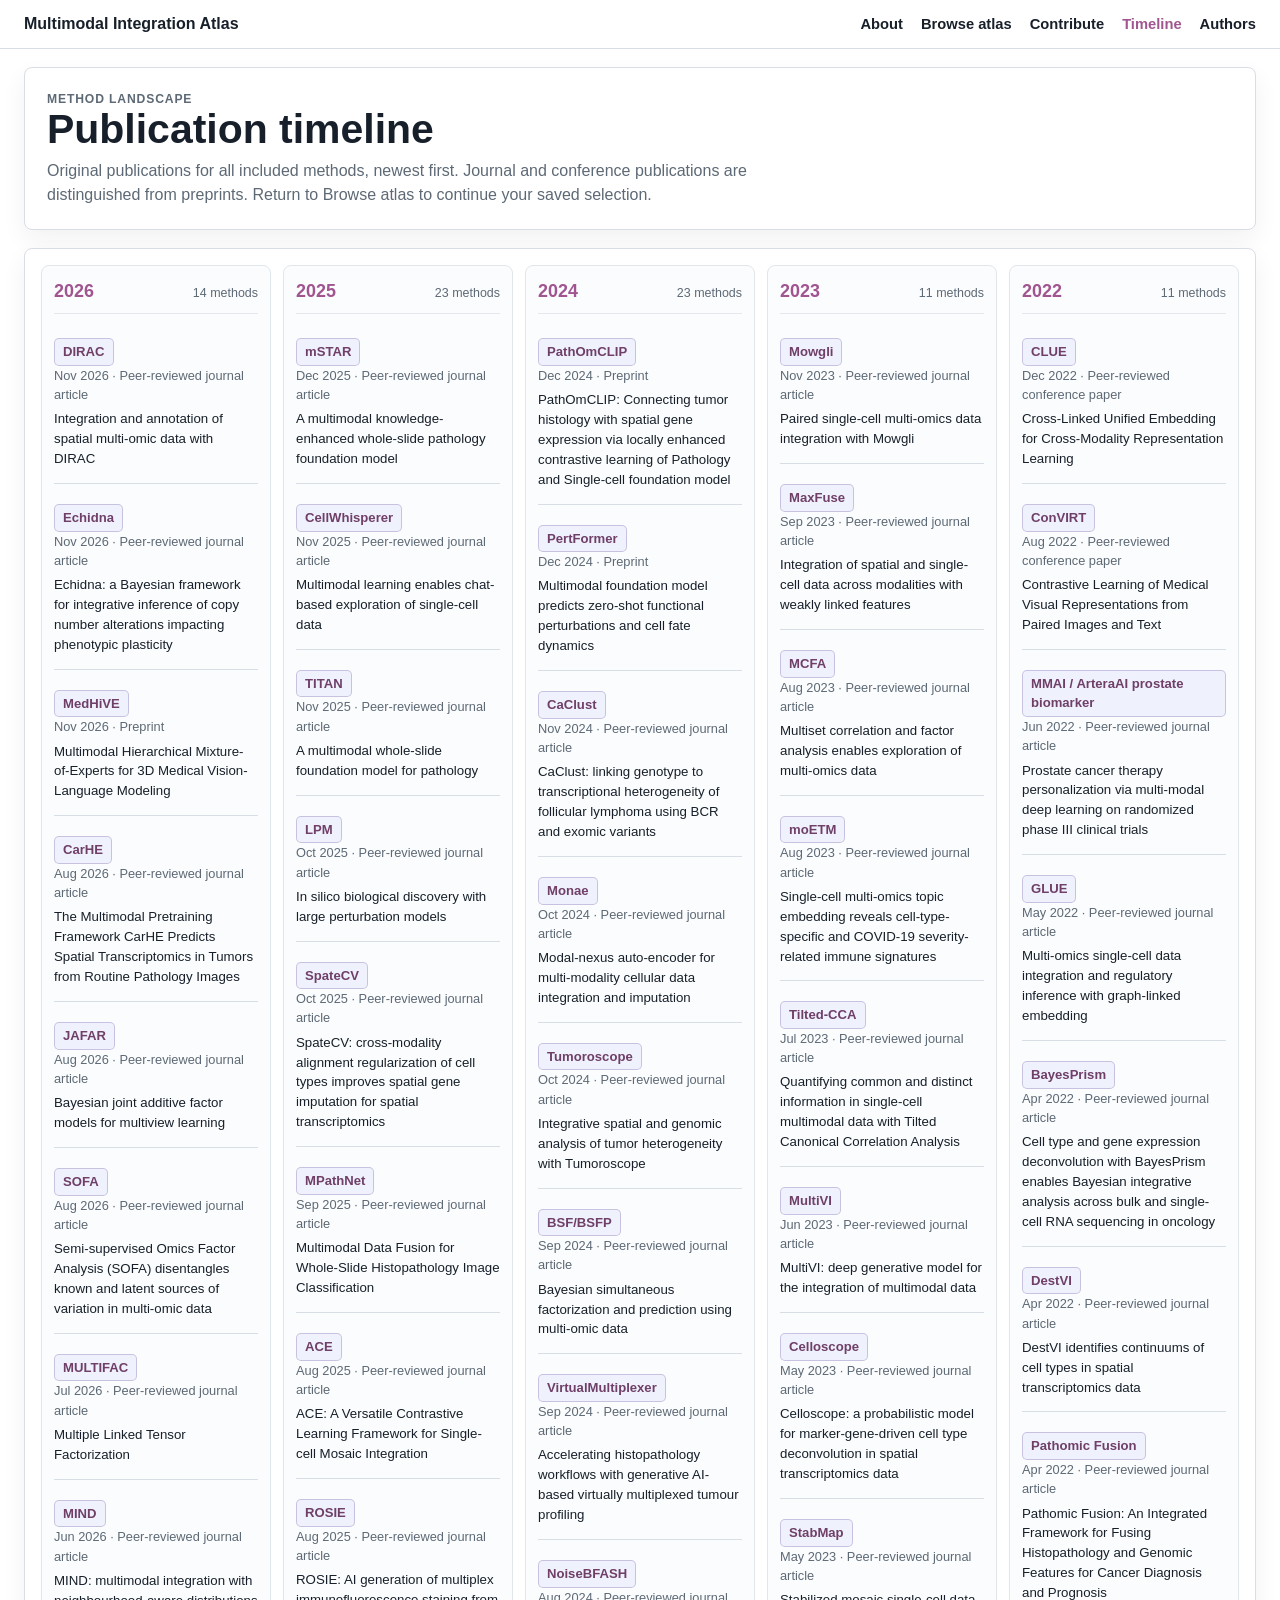
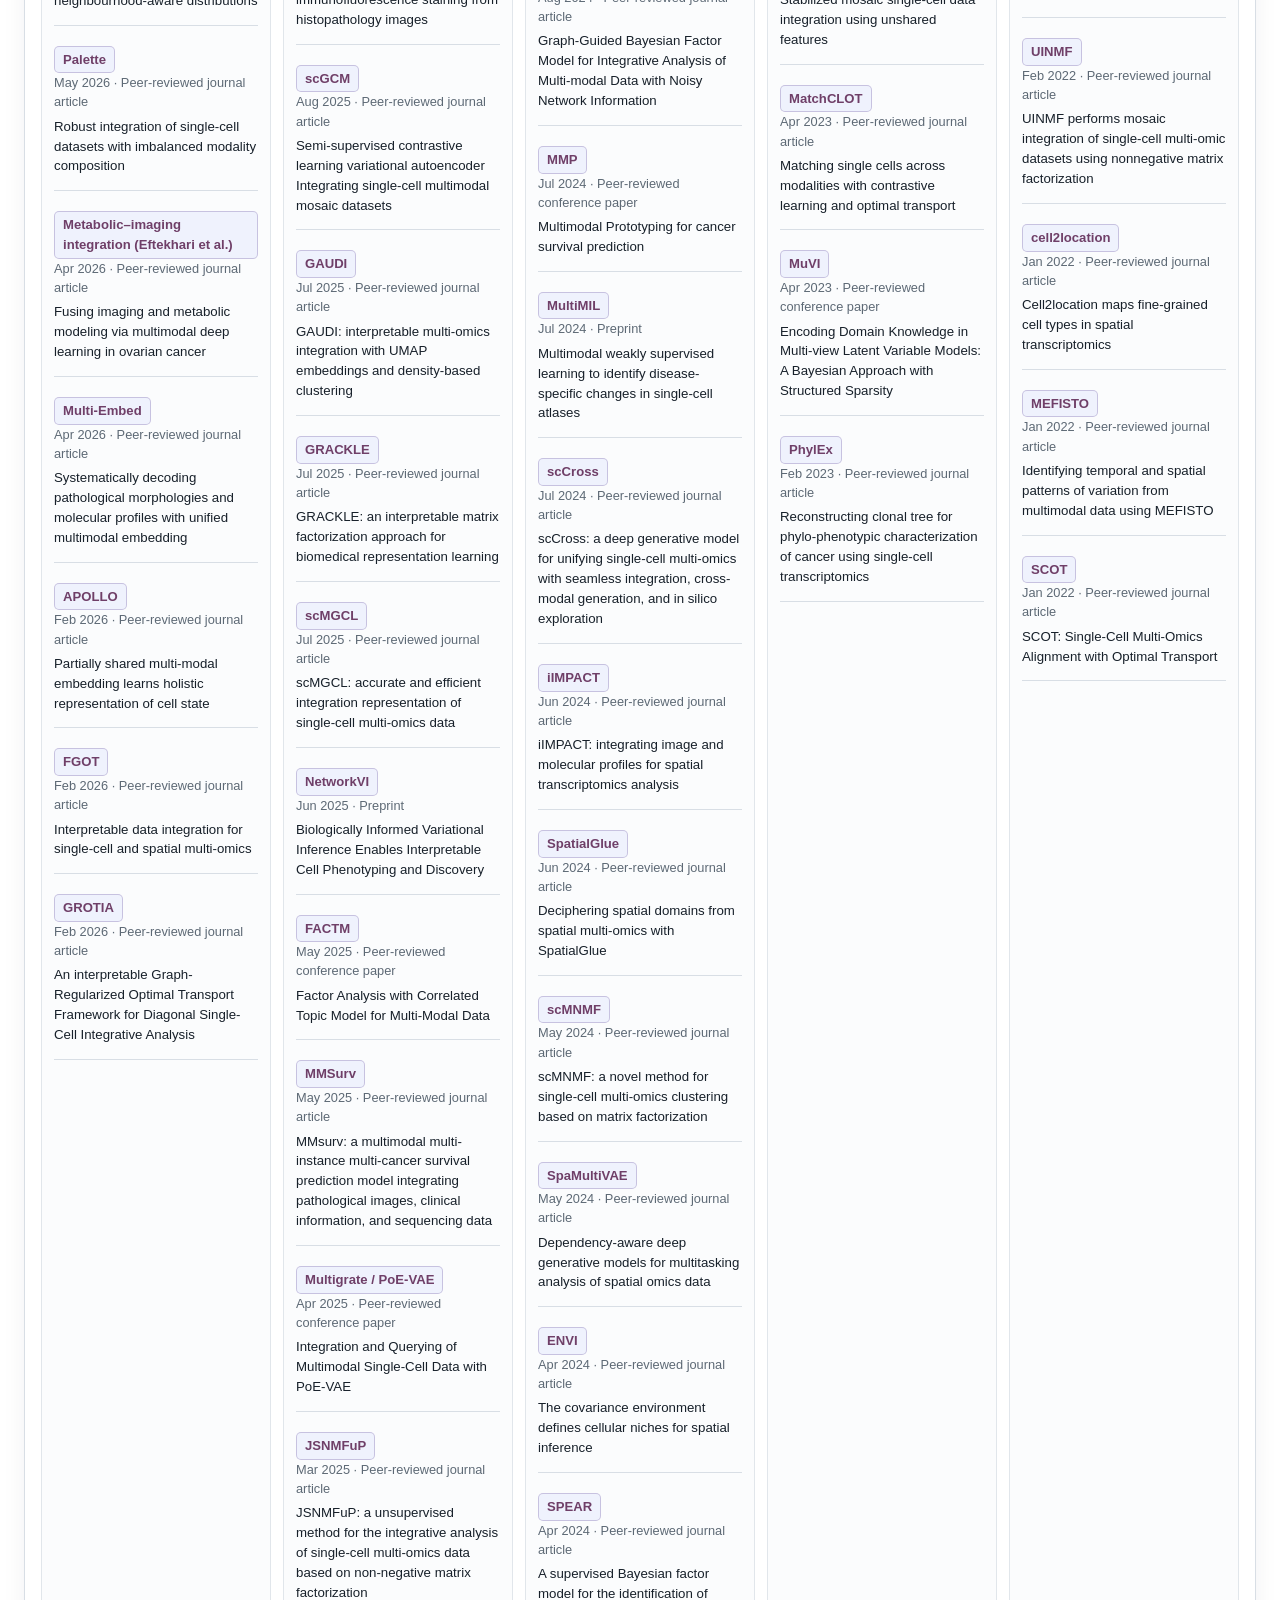
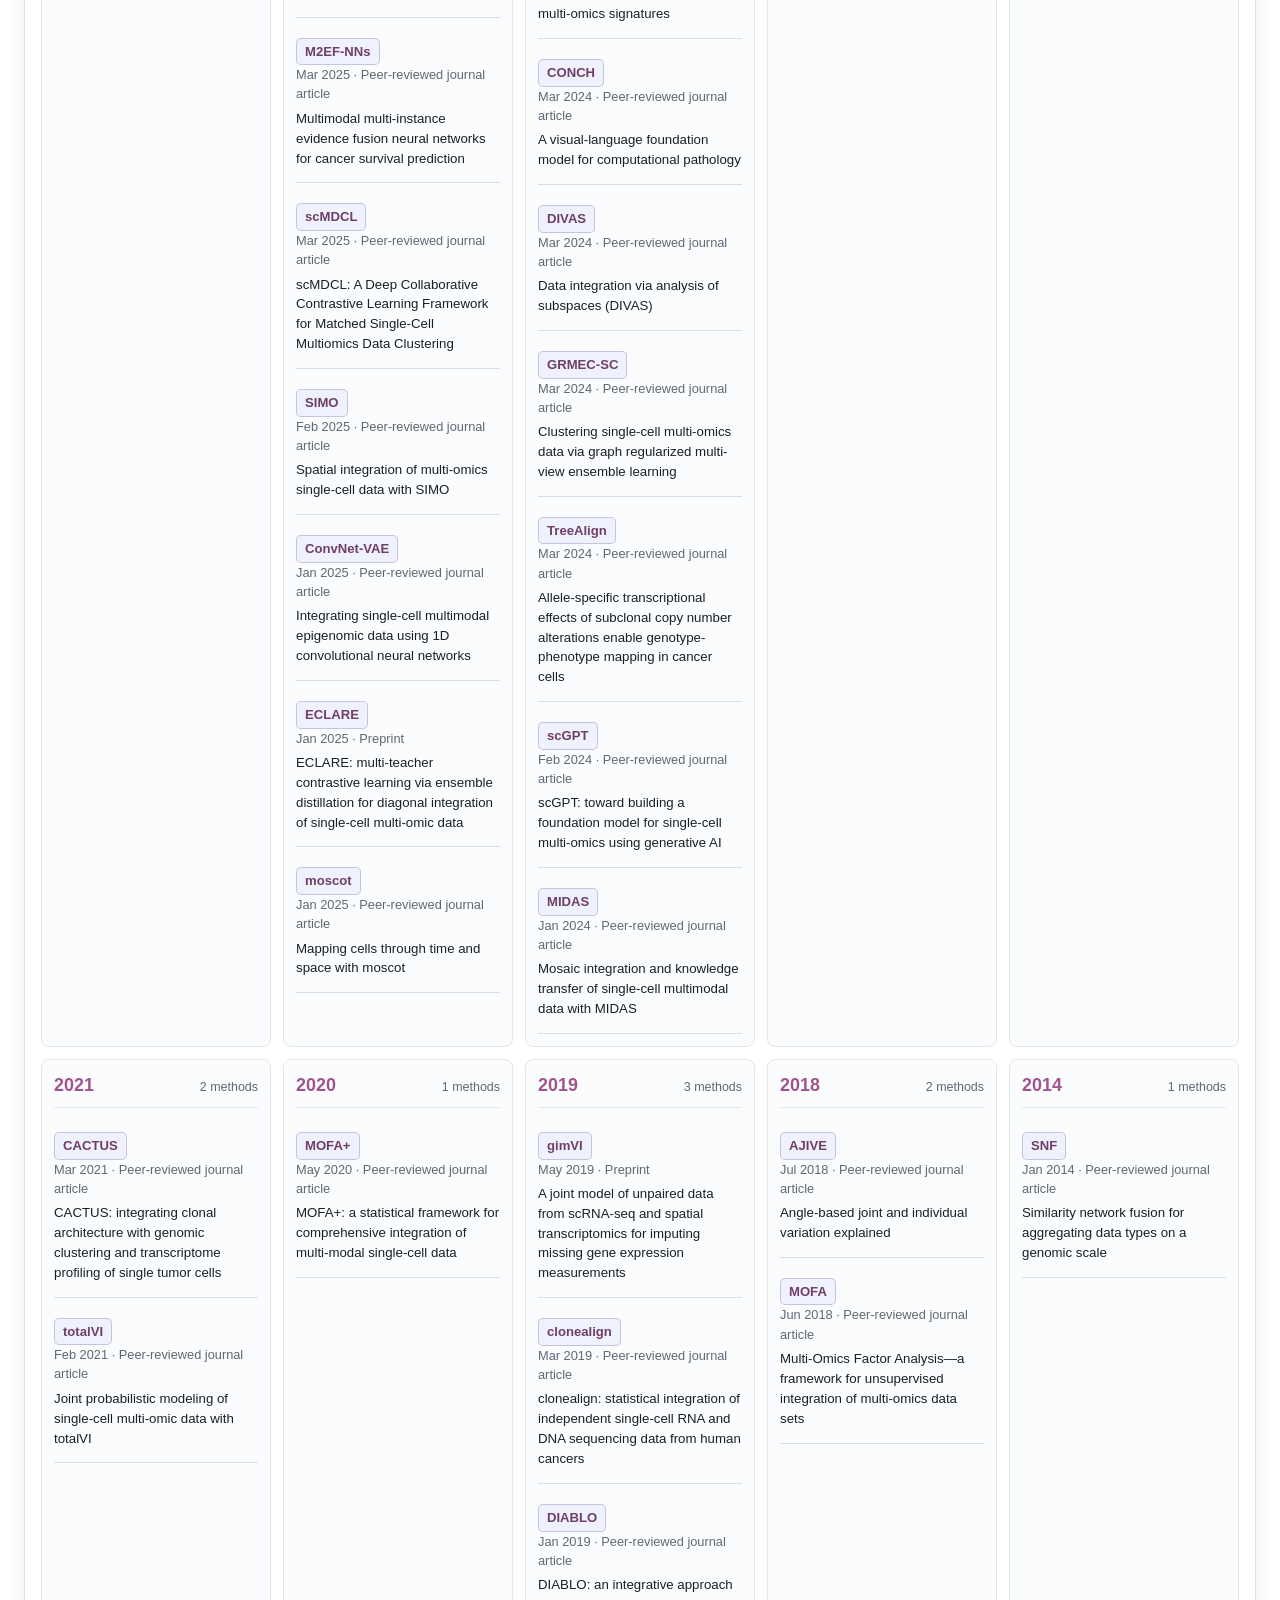
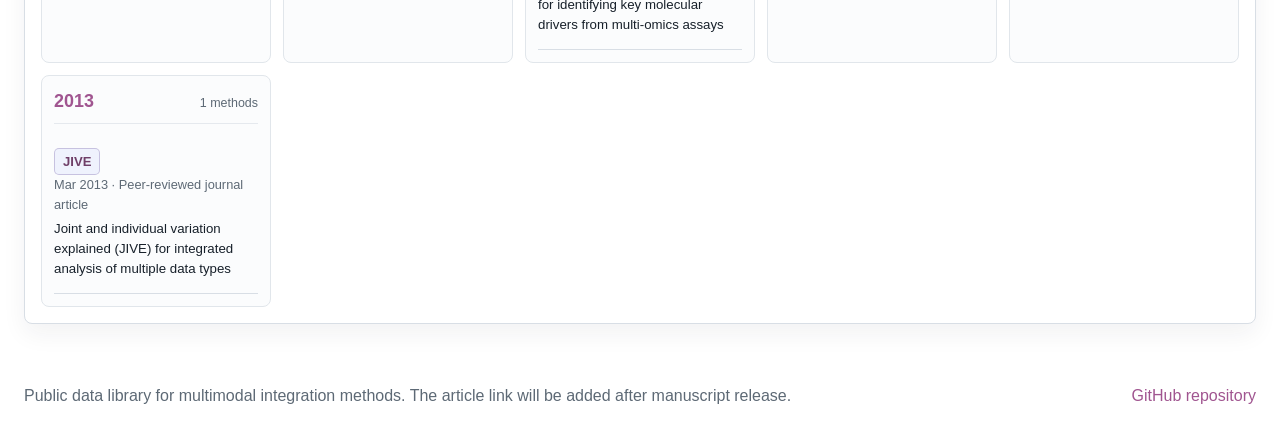
<file: timeline.html>
<!doctype html>
<html lang="en">
  <head>
    <meta charset="utf-8" />
    <meta name="viewport" content="width=device-width, initial-scale=1" />
    <meta
      name="description"
      content="Publication timeline for the Multimodal Integration Atlas method library."
    />
    <title>Timelines | Multimodal Integration Atlas</title>
    <link rel="stylesheet" href="styles.css?v=2.1.20261119.2" />
  </head>
  <body>
    <header class="site-header">
      <div class="header-inner">
        <a class="site-mark" href="index.html" aria-label="Multimodal Integration Atlas home">
          Multimodal Integration Atlas
        </a>
        <nav class="header-actions" aria-label="Site navigation">
          <a href="index.html#about">About</a>
          <a href="index.html#atlas">Browse atlas</a>
          <a href="index.html#contribute">Contribute</a>
          <a href="timeline.html" aria-current="page">Timeline</a>
          <a href="authors.html">Authors</a>
        </nav>
      </div>
    </header>

    <main>
      <section class="page-head">
        <p class="section-kicker">Method landscape</p>
        <h1>Publication timeline</h1>
        <p>
          Original publications for all included methods, newest first. Journal and conference publications are distinguished from preprints. Return to Browse atlas to continue your saved selection.
        </p>
      </section>

      <section class="timeline-section" aria-label="Publication timeline">
        <div id="timelineList" class="timeline-list"></div>
      </section>
    </main>

    <footer class="site-footer">
      <p>
        Public data library for multimodal integration methods. The article link
        will be added after manuscript release.
      </p>
      <a href="https://github.com/szczurek-lab/multimodal-integration-atlas" target="_blank" rel="noreferrer">
        GitHub repository
      </a>
    </footer>

    <script src="atlas-core.js?v=2.1.20261119.2"></script>
    <script src="app.js?v=2.1.20261119.2"></script>
  </body>
</html>
</file>
<file: styles.css>
:root {
  --ink: #17202a;
  --muted: #5d6975;
  --line: #d8dee5;
  --panel: #ffffff;
  --soft: #f8fafb;
  --violet: #a79ac8;
  --lavender: #c2d1ff;
  --plum: #a05590;
  --mauve: #b27eb9;
  --shadow: 0 10px 24px rgba(26, 36, 48, 0.06);
}

/* Axis-first browser, November 2026. */
[hidden] { display: none !important; }
.field-help { color: var(--muted); font-size: .82rem; line-height: 1.55; margin: 8px 0 12px; }
.selection-help { margin-top: 16px; }
.filter-choice { border-bottom: 1px solid var(--line); }
.filter-choice summary { display: flex; justify-content: space-between; gap: 8px; padding: 12px 0; cursor: pointer; font-size: .86rem; font-weight: 600; }
.filter-choice summary::after { content: '+'; color: var(--plum); }
.filter-choice[open] summary::after { content: '−'; }
.selection-label { margin-left: auto; color: var(--muted); font-size: .74rem; font-weight: 400; white-space: nowrap; }
.choice-list { display: grid; gap: 8px; padding: 2px 0 14px; }
.choice-list label { display: flex; gap: 8px; align-items: flex-start; font-size: .82rem; line-height: 1.4; cursor: pointer; }
.choice-list input { margin: 3px 0 0; flex: 0 0 auto; accent-color: var(--plum); }
.choice-count { margin-left: auto; font-variant-numeric: tabular-nums; color: var(--muted); font-size: .74rem; }
.practical-filters { border-top: 1px solid var(--line); margin-top: 18px; padding-top: 15px; }
.practical-filters > summary { cursor: pointer; font-weight: 600; font-size: .9rem; }
.curation-toolbar { display: flex; align-items: center; justify-content: space-between; gap: 12px; flex-wrap: wrap; margin: 12px 0; font-size: .83rem; }
.curation-toolbar input { accent-color: var(--plum); }
.component-tags { display: flex; flex-wrap: wrap; gap: 5px; margin: 9px 0 12px; }
.component-tags span { padding: 3px 8px; border-radius: 4px; background: #f3eff8; color: #65436e; font-size: .73rem; }
.method-modalities { font-size: .87rem; font-weight: 600; margin: 0 0 9px; }
.method-summary { font-size: .88rem; margin-bottom: 14px; }
.method-details { border-top: 1px solid var(--line); margin-top: 16px; padding-top: 13px; }
.method-details > summary { color: var(--plum); font-weight: 600; font-size: .84rem; cursor: pointer; }
.method-details p { font-size: .86rem; overflow-wrap: anywhere; }
.method-details h4 { font-size: .84rem; margin: 20px 0 8px; }
.method-details .axis-grid { margin-top: 16px; }
.compact-axes { grid-template-columns: repeat(2,minmax(0,1fr)); }
.removable-chip { cursor: pointer; text-align: left; white-space: normal; border: 1px solid var(--line); font: inherit; font-size: .76rem; }
.removable-chip:hover { border-color: var(--plum); }
.suggest-classifications,.candidate-preview { margin: 22px 0; }
.suggest-classifications > summary,.candidate-preview > summary { cursor: pointer; color: var(--plum); font-weight: 600; }
.suggest-axis { border: 1px solid var(--line); padding: 12px; border-radius: 7px; }
.suggest-axis > summary { cursor: pointer; font-size: .87rem; }
.suggest-classifications .suggest-grid { margin-top: 14px; align-items: start; }
.timeline-entry { border-bottom: 1px solid var(--line); padding: 14px 0; }
.timeline-entry > span { font-size: .8rem; color: var(--muted); }
.timeline-entry p { font-size: .83rem; margin: 5px 0 0; }
.curation-content { max-width: 1040px; margin: 0 auto; }
.curation-content h2 { font-size: 1.3rem; margin-top: 36px; }
.curation-content p,.curation-content li { max-width: 85ch; }
.table-scroll { overflow-x: auto; }
.curation-table { width: 100%; border-collapse: collapse; font-size: .86rem; }
.curation-table th,.curation-table td { border-bottom: 1px solid var(--line); padding: 13px 10px; text-align: left; vertical-align: top; }
.curation-table th { background: var(--soft); }
.curation-table td:first-child { min-width: 115px; font-weight: 600; }
button:focus-visible,a:focus-visible,summary:focus-visible,input:focus-visible { outline: 3px solid var(--lavender); outline-offset: 3px; }
button:disabled { opacity: .5; cursor: not-allowed; }
@media(max-width:620px) {
  .compact-axes { grid-template-columns: 1fr; }
  .curation-toolbar { align-items: flex-start; flex-direction: column; }
  .method-card .status { align-self: flex-start; }
}

* {
  box-sizing: border-box;
}

body {
  margin: 0;
  color: var(--ink);
  background: #ffffff;
  font-family: "Helvetica Neue", Helvetica, Arial, sans-serif;
  font-weight: 400;
  line-height: 1.5;
}

a {
  color: var(--plum);
  text-decoration: none;
}

a:hover {
  text-decoration: underline;
}

.site-header {
  position: sticky;
  top: 0;
  z-index: 20;
  background: #ffffff;
  border-bottom: 1px solid var(--line);
}

.header-inner {
  max-width: 1280px;
  margin: 0 auto;
  padding: 12px 24px;
  display: grid;
  grid-template-columns: minmax(0, 1fr) auto;
  gap: 24px;
  align-items: center;
}

.site-mark {
  color: var(--ink);
  font-weight: 700;
  letter-spacing: 0;
}

.site-mark:hover {
  text-decoration: none;
}

.eyebrow {
  margin: 0 0 8px;
  color: var(--plum);
  font-size: 0.78rem;
  font-weight: 700;
  letter-spacing: 0.08em;
  text-transform: uppercase;
}

.section-kicker {
  margin: 0 0 8px;
  color: var(--plum);
  font-size: 0.76rem;
  font-weight: 700;
  letter-spacing: 0.07em;
  text-transform: uppercase;
}

h1,
h2,
h3,
p {
  margin-top: 0;
}

h1 {
  margin-bottom: 10px;
  font-size: clamp(1.9rem, 3.2vw, 3rem);
  line-height: 1.05;
  font-weight: 700;
  letter-spacing: 0;
}

h2 {
  margin-bottom: 16px;
  font-size: 1.05rem;
  letter-spacing: 0;
}

.lede {
  max-width: 760px;
  margin-bottom: 0;
  color: var(--muted);
  font-size: 0.98rem;
}

.header-actions {
  justify-content: flex-end;
}

.header-actions a,
.header-actions button {
  min-height: auto;
  border: 0;
  padding: 0;
  background: transparent;
  color: var(--ink);
  font-size: 0.92rem;
  font-weight: 700;
}

.header-actions a:hover,
.header-actions button:hover {
  color: var(--plum);
  box-shadow: none;
  text-decoration: none;
}

.header-actions [aria-current="page"] {
  color: var(--plum);
}

.toolbar-controls {
  display: flex;
  align-items: center;
  gap: 10px;
  flex-wrap: wrap;
}

.header-actions {
  display: flex;
  align-items: center;
  gap: 18px;
  flex-wrap: wrap;
}

.button,
button {
  min-height: 40px;
  border: 1px solid var(--line);
  border-radius: 6px;
  padding: 9px 14px;
  background: #ffffff;
  color: var(--ink);
  font: inherit;
  font-weight: 700;
  cursor: pointer;
}

.button.primary {
  border-color: var(--plum);
  background: var(--plum);
  color: #ffffff;
}

.button.secondary {
  border-color: #b8c3cf;
}

.button:hover,
button:hover {
  text-decoration: none;
  box-shadow: 0 0 0 3px rgba(194, 209, 255, 0.65);
}

.link-button {
  min-height: auto;
  border: 0;
  padding: 0;
  background: transparent;
  color: var(--plum);
}

main {
  max-width: 1280px;
  margin: 0 auto;
  padding: 18px 24px 24px;
}

.hero {
  position: relative;
  min-height: min(720px, calc(100vh - 64px));
  display: grid;
  place-items: center;
  overflow: hidden;
}

.hero img {
  position: absolute;
  inset: 0;
  width: 100%;
  height: 100%;
  object-fit: cover;
}

.hero::after {
  content: "";
  position: absolute;
  inset: 0;
  background:
    linear-gradient(180deg, rgba(255, 255, 255, 0.1) 0%, rgba(255, 255, 255, 0.2) 55%, #ffffff 100%),
    radial-gradient(circle at 50% 50%, rgba(255, 255, 255, 0.72), rgba(255, 255, 255, 0.2) 60%);
}

.hero-content {
  position: relative;
  z-index: 1;
  width: min(860px, calc(100% - 48px));
  margin: 0 auto;
  padding: 72px 0;
  text-align: center;
}

.hero h1 {
  margin-bottom: 18px;
  font-size: clamp(3rem, 7vw, 6rem);
  line-height: 0.98;
  color: #171b58;
}

.hero .lede {
  max-width: 780px;
  margin: 0 auto;
  color: #2d3657;
  font-size: clamp(1rem, 1.5vw, 1.25rem);
}

.hero-actions {
  display: flex;
  justify-content: center;
  gap: 12px;
  flex-wrap: wrap;
  margin-top: 30px;
}

.overview {
  display: grid;
  grid-template-columns: minmax(0, 1fr);
  gap: 18px;
  margin-bottom: 18px;
}

.about-head,
.about-card,
.figure-details {
  border: 1px solid var(--line);
  border-radius: 8px;
  background: var(--panel);
  box-shadow: var(--shadow);
}

.about-head {
  padding: 18px 20px;
}

.about-head .section-kicker {
  color: var(--plum);
}

.about-head h2 {
  margin-bottom: 8px;
  font-size: 1.2rem;
}

.about-head p {
  max-width: 940px;
  margin-bottom: 0;
  color: var(--muted);
}

.about-grid {
  display: grid;
  grid-template-columns: repeat(4, minmax(0, 1fr));
  gap: 12px;
}

.about-card {
  min-height: 172px;
  padding: 16px;
}

.about-icon {
  width: 34px;
  height: 34px;
  display: inline-grid;
  place-items: center;
  margin-bottom: 12px;
  border-radius: 8px;
  background: rgba(194, 209, 255, 0.34);
  color: var(--plum);
}

.about-icon svg {
  width: 22px;
  height: 22px;
  fill: none;
  stroke: currentColor;
  stroke-width: 1.8;
  stroke-linecap: round;
  stroke-linejoin: round;
}

.about-card h3 {
  margin-bottom: 6px;
  font-size: 1rem;
}

.about-card p {
  margin-bottom: 0;
  color: var(--muted);
  font-size: 0.9rem;
}

.intro-panel {
  padding: 18px 20px;
  display: grid;
  grid-template-columns: minmax(0, 1fr) 300px;
  gap: 24px;
  align-items: start;
}

.intro-panel h2 {
  margin-bottom: 6px;
  font-size: 1.12rem;
}

.intro-panel p {
  margin-bottom: 0;
  color: var(--muted);
}

.workflow-list {
  margin: 0;
  padding-left: 22px;
  color: #344150;
}

.workflow-list li {
  margin-bottom: 5px;
  padding-left: 3px;
}

.value-points {
  display: grid;
  grid-template-columns: repeat(3, minmax(0, 1fr));
  gap: 18px;
  margin-top: 18px;
}

.value-points div {
  border-left: 3px solid var(--violet);
  padding-left: 12px;
}

.value-points strong,
.value-points span {
  display: block;
}

.value-points strong {
  margin-bottom: 4px;
  color: var(--ink);
}

.value-points span {
  color: var(--muted);
  font-size: 0.88rem;
}

.metric-panel {
  display: grid;
  grid-template-columns: repeat(4, minmax(0, 1fr));
  gap: 12px;
}

.metric-panel > div,
.filters,
.results {
  border: 1px solid var(--line);
  border-radius: 8px;
  background: var(--panel);
  box-shadow: var(--shadow);
}

.metric-panel > div {
  min-height: 56px;
  padding: 10px 14px;
}

.metric {
  display: block;
  font-size: 1.45rem;
  font-weight: 700;
  line-height: 1;
}

.metric-label {
  display: block;
  margin-top: 5px;
  color: var(--muted);
  font-size: 0.82rem;
}

.figure-strip {
  display: grid;
  grid-template-columns: 1.1fr 1fr;
  gap: 12px;
  min-width: 0;
}

.figure-details {
  grid-column: 1 / -1;
  padding: 10px 12px;
}

.figure-details summary {
  cursor: pointer;
  color: var(--muted);
  font-weight: 720;
}

.figure-details[open] summary {
  margin-bottom: 12px;
}

.figure-strip img {
  width: 100%;
  height: 100%;
  max-height: 302px;
  object-fit: contain;
  border: 1px solid var(--line);
  border-radius: 8px;
  background: #ffffff;
}

.workspace {
  display: grid;
  grid-template-columns: 1fr;
  gap: 18px;
  align-items: start;
}

.timeline-section {
  margin-bottom: 18px;
  border: 1px solid var(--line);
  border-radius: 8px;
  padding: 16px;
  background: var(--panel);
  box-shadow: var(--shadow);
}

.authors-section {
  margin-bottom: 18px;
  border: 1px solid var(--line);
  border-radius: 8px;
  padding: 16px;
  background: var(--panel);
  box-shadow: var(--shadow);
}

.authors-list {
  max-width: 1120px;
  margin-bottom: 18px;
  color: #263241;
  font-size: 0.98rem;
  line-height: 1.75;
}

.authors-list sup {
  color: var(--plum);
  font-size: 0.72em;
  font-weight: 700;
}

.affiliations-list {
  display: grid;
  gap: 8px;
  margin: 0;
  padding-left: 20px;
  color: var(--muted);
  font-size: 0.9rem;
}

.section-head {
  display: grid;
  grid-template-columns: minmax(0, 1fr) minmax(260px, 440px);
  gap: 18px;
  align-items: end;
  margin-bottom: 14px;
}

.section-head h2 {
  margin-bottom: 0;
}

.section-head p {
  margin: 0;
  color: var(--muted);
  font-size: 0.92rem;
}

.timeline-list {
  display: grid;
  grid-template-columns: repeat(auto-fit, minmax(210px, 1fr));
  gap: 12px;
}

.timeline-year {
  border: 1px solid #e1e6eb;
  border-radius: 8px;
  padding: 12px;
  background: #fbfcfd;
}

.timeline-year-head {
  display: flex;
  align-items: baseline;
  justify-content: space-between;
  gap: 10px;
  border-bottom: 1px solid #e5e9ee;
  padding-bottom: 8px;
  margin-bottom: 10px;
}

.timeline-year-head strong {
  color: var(--plum);
  font-size: 1.12rem;
}

.timeline-year-head span,
.timeline-methods small {
  color: var(--muted);
  font-size: 0.78rem;
}

.timeline-methods {
  display: grid;
  gap: 6px;
}

.timeline-methods span {
  display: flex;
  justify-content: space-between;
  gap: 10px;
}

.timeline-methods b {
  font-size: 0.88rem;
}

.timeline-more {
  color: var(--plum);
  font-weight: 700;
}

.filters,
.results {
  padding: 14px 16px;
}

.filters {
  display: grid;
  grid-template-columns: minmax(170px, 260px) repeat(4, minmax(0, 1fr));
  gap: 12px;
  align-items: start;
}

.filters-head,
.results-toolbar {
  display: flex;
  align-items: center;
  justify-content: space-between;
  gap: 16px;
}

.filters-head {
  grid-column: 1 / -1;
}

.field {
  display: grid;
  gap: 5px;
  margin-bottom: 0;
}

.filter-intro {
  display: grid;
  gap: 12px;
}

.filter-help {
  border: 1px solid #e1e7ed;
  border-radius: 8px;
  padding: 12px;
  background: rgba(194, 209, 255, 0.14);
}

.filter-help h3 {
  margin-bottom: 6px;
  font-size: 0.96rem;
}

.filter-help p {
  margin-bottom: 10px;
  color: var(--muted);
  font-size: 0.86rem;
}

.filter-group {
  margin: 0;
  border: 1px solid #e1e7ed;
  border-radius: 8px;
  padding: 10px;
  display: grid;
  gap: 8px;
  align-content: start;
}

.filter-group legend {
  padding: 0 6px;
  color: var(--ink);
  font-size: 0.86rem;
  font-weight: 700;
}

.field span,
.toolbar-controls label {
  color: var(--muted);
  font-size: 0.88rem;
  font-weight: 700;
}

input[type="search"],
input[type="text"],
textarea,
select {
  width: 100%;
  min-height: 34px;
  border: 1px solid #c7d0da;
  border-radius: 6px;
  padding: 8px 10px;
  background: #ffffff;
  color: var(--ink);
  font: inherit;
}

textarea {
  resize: vertical;
}

input:focus,
select:focus,
textarea:focus,
button:focus-visible,
a:focus-visible {
  outline: 3px solid rgba(194, 209, 255, 0.75);
  outline-offset: 2px;
}

.filter-note {
  margin-top: 0;
  padding: 10px;
  border-left: 3px solid var(--violet);
  background: #f5fbfa;
  color: var(--muted);
  font-size: 0.84rem;
}

.active-filters {
  display: flex;
  gap: 8px;
  flex-wrap: wrap;
  min-height: 28px;
  margin-bottom: 12px;
}

.chip {
  display: inline-flex;
  align-items: center;
  min-height: 26px;
  border: 1px solid #ccd6df;
  border-radius: 999px;
  padding: 3px 9px;
  background: var(--soft);
  color: #344150;
  font-size: 0.82rem;
}

.results-list {
  display: grid;
  gap: 12px;
}

.method-card {
  border: 1px solid var(--line);
  border-radius: 8px;
  padding: 14px;
  background: #ffffff;
}

.method-card:hover {
  border-color: #b7c6d5;
}

.method-topline {
  display: flex;
  justify-content: space-between;
  gap: 12px;
  align-items: start;
}

.method-card h3 {
  margin-bottom: 6px;
  font-size: 1.1rem;
}

.method-meta {
  color: var(--muted);
  font-size: 0.9rem;
}

.publication-meta {
  margin-top: 2px;
  color: var(--muted);
  font-size: 0.82rem;
}

.method-summary {
  max-width: 980px;
  margin: 8px 0 0;
  color: #344150;
  font-size: 0.92rem;
}

.results-meta {
  margin: -10px 0 0;
  color: var(--muted);
  font-size: 0.84rem;
}

.results-actions {
  display: flex;
  align-items: center;
  justify-content: center;
  gap: 12px;
  flex-wrap: wrap;
  margin-top: 14px;
}

.score {
  min-width: 68px;
  border-radius: 6px;
  padding: 4px 8px;
  background: rgba(194, 209, 255, 0.45);
  color: #4c4271;
  font-size: 0.82rem;
  font-weight: 700;
  text-align: center;
}

.axis-grid {
  display: grid;
  grid-template-columns: repeat(5, minmax(0, 1fr));
  gap: 8px;
  margin-top: 12px;
}

.axis {
  border: 1px solid #e1e6eb;
  border-radius: 6px;
  padding: 8px;
  background: #fbfcfd;
}

.axis span {
  display: block;
  color: var(--muted);
  font-size: 0.74rem;
  font-weight: 700;
  text-transform: uppercase;
}

.axis strong {
  display: block;
  margin-top: 3px;
  color: var(--ink);
  font-size: 0.92rem;
  font-weight: 700;
}

.method-links {
  display: flex;
  flex-wrap: wrap;
  gap: 8px;
  margin-top: 8px;
}

.method-link {
  display: inline-flex;
  align-items: center;
  min-height: 26px;
  border: 1px solid rgba(167, 154, 200, 0.55);
  border-radius: 5px;
  padding: 3px 8px;
  background: rgba(194, 209, 255, 0.22);
  color: #6f3f68;
  font-size: 0.82rem;
  font-weight: 700;
}

.method-link.missing {
  border-color: #d8dee5;
  background: #fbfcfd;
  color: var(--muted);
}

.status {
  display: inline-flex;
  align-items: center;
  margin-top: 12px;
  border-radius: 5px;
  padding: 3px 8px;
  font-size: 0.82rem;
  font-weight: 700;
}

.status.curated {
  background: rgba(167, 154, 200, 0.18);
  color: #5a4c83;
}

.status.needs-curation {
  background: rgba(178, 126, 185, 0.16);
  color: #814575;
}

.empty-state {
  border: 1px dashed #b9c5cf;
  border-radius: 8px;
  padding: 32px;
  color: var(--muted);
  text-align: center;
}

.site-footer {
  max-width: 1280px;
  margin: 0 auto;
  padding: 18px 24px 32px;
  display: flex;
  justify-content: space-between;
  gap: 18px;
  color: var(--muted);
}

.site-footer p {
  margin: 0;
}

.suggest-dialog,
.info-dialog {
  width: min(880px, calc(100vw - 32px));
  max-height: min(860px, calc(100vh - 32px));
  border: 1px solid var(--line);
  border-radius: 10px;
  padding: 0;
  box-shadow: 0 28px 80px rgba(19, 32, 45, 0.24);
}

.suggest-dialog::backdrop,
.info-dialog::backdrop {
  background: rgba(23, 32, 42, 0.42);
}

.suggest-form {
  padding: 22px;
}

.info-panel {
  padding: 22px;
}

.info-panel img {
  width: 100%;
  max-height: 420px;
  object-fit: contain;
  border: 1px solid var(--line);
  border-radius: 8px;
  background: #ffffff;
}

.axis-definitions {
  display: grid;
  grid-template-columns: repeat(3, minmax(0, 1fr));
  gap: 12px;
  margin-top: 14px;
}

.axis-definitions article {
  border-left: 3px solid var(--violet);
  padding-left: 12px;
}

.axis-definitions h3 {
  margin-bottom: 4px;
  font-size: 0.96rem;
}

.axis-definitions p,
.figure-caption {
  color: var(--muted);
  font-size: 0.88rem;
}

.figure-caption {
  margin: 16px 0 0;
}

.page-head {
  border: 1px solid var(--line);
  border-radius: 8px;
  padding: 22px;
  margin-bottom: 18px;
  background: var(--panel);
  box-shadow: var(--shadow);
}

.page-head h1 {
  margin-bottom: 8px;
}

.page-head p {
  max-width: 760px;
  margin-bottom: 0;
  color: var(--muted);
}

.dialog-head,
.dialog-actions {
  display: flex;
  align-items: center;
  justify-content: space-between;
  gap: 16px;
}

.dialog-head h2 {
  margin-bottom: 0;
  font-size: 1.35rem;
}

.dialog-copy {
  margin: 12px 0 18px;
  color: var(--muted);
}

.suggest-grid {
  display: grid;
  grid-template-columns: repeat(2, minmax(0, 1fr));
  gap: 0 14px;
}

.suggest-grid .field:last-child {
  grid-column: 1 / -1;
}

@media (max-width: 980px) {
  .header-inner,
  .overview,
  .workspace,
  .filters,
  .metric-panel {
    grid-template-columns: 1fr;
  }

  .intro-panel {
    grid-template-columns: 1fr;
  }

  .header-inner {
    grid-template-columns: 1fr;
    gap: 10px;
  }

  .header-actions {
    justify-content: flex-start;
  }

  .value-points,
  .section-head,
  .about-grid,
  .axis-definitions {
    grid-template-columns: 1fr;
  }

  .figure-strip {
    grid-template-columns: 1fr;
  }

  .axis-grid {
    grid-template-columns: repeat(2, minmax(0, 1fr));
  }
}

@media (max-width: 620px) {
  main,
  .header-inner,
  .site-footer {
    padding-left: 16px;
    padding-right: 16px;
  }

  .method-topline,
  .results-toolbar,
  .dialog-head,
  .dialog-actions,
  .site-footer {
    align-items: stretch;
    flex-direction: column;
  }

  .suggest-grid {
    grid-template-columns: 1fr;
  }

  .axis-grid {
    grid-template-columns: 1fr;
  }
}

/* The axis browser uses a persistent left column on wide screens. */
.workspace { grid-template-columns: minmax(260px, 300px) minmax(0, 1fr); gap: 26px; }
#atlas,#about { scroll-margin-top: 80px; }
.filters { display: block; min-width: 0; }
.filters-disclosure > summary { display: none; cursor: pointer; color: var(--plum); font-weight: 600; margin-top: 18px; }
.filters-head { display: flex; align-items: flex-start; justify-content: space-between; gap: 12px; }
#filterGroups { display: grid; gap: 18px; margin-top: 22px; }
.filter-group { display: block; }
.filter-choice:last-child { border-bottom: 0; }
.practical-filters { margin-top: 0; }
.results { min-width: 0; }
.mobile-filter-action { display: none; }
#resultsMeta { scroll-margin-top: 160px; }
.method-details .axis-grid { grid-template-columns: repeat(2, minmax(0,1fr)); }
.compact-axes { grid-template-columns: repeat(2, minmax(0,1fr)); }
.method-card { min-width: 0; overflow-wrap: anywhere; }
.practical-evidence-grid { display: grid; grid-template-columns: repeat(2,minmax(0,1fr)); gap: 14px; }
.practical-evidence { padding: 16px; border: 1px solid var(--line, #e0d9e5); border-radius: 12px; background: #faf8fc; min-width: 0; }
.practical-evidence h5 { font-size: 0.92rem; margin: 0 0 8px; color: var(--plum); }
.practical-evidence > strong { font-size: 0.94rem; }
.practical-evidence p { font-size: 0.88rem; line-height: 1.55; margin: 10px 0; }
.evidence-links { display: flex; flex-wrap: wrap; gap: 6px 12px; }
.evidence-links .method-link { font-size: 0.8rem; }
#practical { scroll-margin-top: 90px; }
.suggest-grid { row-gap: 14px; }
input[type="url"] { width: 100%; min-height: 34px; border: 1px solid #c7d0da; border-radius: 6px; padding: 8px 10px; background: white; color: var(--ink); font: inherit; }
@media (max-width: 980px) {
  .workspace { grid-template-columns: 1fr; }
  .mobile-filter-action { display: block; position: sticky; bottom: 8px; z-index: 31; padding: 10px; background: white; border: 1px solid var(--line); border-radius: 10px; margin-top: 16px; }
  .mobile-filter-action .button { width: 100%; }
  body:has(#filtersDisclosure[open]) .comparison-tray { display: none; }
  .filters-disclosure > summary { display: list-item; }
  #filterGroups { grid-template-columns: repeat(2, minmax(0,1fr)); }
}
@media (max-width: 620px) {
  #filterGroups,.compact-axes,.method-details .axis-grid,.practical-evidence-grid { grid-template-columns: 1fr; }
  #atlas,#about { scroll-margin-top: 145px; }
}

/* Selected-method comparison and readable exports. */
.export-options { display: grid; gap: 7px; justify-items: start; }
.export-options .link-button { font-size: .8rem; }
.method-actions { display: flex; flex-direction: column; align-items: flex-end; gap: 12px; }
.compare-toggle { display: flex; align-items: center; gap: 8px; font-size: .84rem; font-weight: 600; cursor: pointer; min-height: 34px; }
.compare-toggle input { width: 18px; height: 18px; margin: 0; accent-color: var(--plum); }
.compare-toggle:has(input:disabled) { color: var(--muted); cursor: not-allowed; }
.comparison-instruction { margin-bottom: 18px; }
.has-comparison { padding-bottom: 160px; }
.comparison-tray { position: fixed; bottom: 12px; left: 16px; right: 16px; max-width: 1200px; margin: auto; z-index: 30; display: flex; justify-content: space-between; align-items: center; gap: 18px; padding: 15px 20px; border: 1px solid var(--violet); border-radius: 12px; background: white; box-shadow: 0 4px 30px #17202a26; }
.comparison-selection { min-width: 0; }
.comparison-selection > p { font-size: .84rem; font-weight: 600; margin: 0 0 8px; }
.comparison-chips { display: flex; flex-wrap: wrap; gap: 6px; }
.comparison-chips button { max-width: 210px; overflow: hidden; text-overflow: ellipsis; white-space: nowrap; min-height: 30px; }
.comparison-actions { display: flex; align-items: center; gap: 16px; flex-shrink: 0; }
.comparison-dialog { width: min(1200px,calc(100% - 32px)); max-width: none; max-height: calc(100dvh - 40px); padding: 0; border: 1px solid var(--line); border-radius: 12px; color: var(--ink); }
.comparison-dialog[open] { display: flex; flex-direction: column; }
.comparison-dialog::backdrop { background: #17202a77; }
.comparison-heading { flex: 0 0 auto; padding: 18px 22px 12px; border-bottom: 1px solid var(--line); }
.comparison-heading .section-kicker { margin: 0 0 4px; }
.comparison-heading .dialog-head h2 { margin: 0; }
.comparison-heading .dialog-head { flex-direction: row; align-items: flex-start; }
.comparison-heading .dialog-head > button { flex-shrink: 0; min-height: 36px; }
.comparison-exports { display: flex; align-items: center; flex-wrap: wrap; gap: 10px 20px; }
.comparison-scroll-hint { display: none; margin-bottom: 0; }
.comparison-table-scroll { min-height: 0; overflow: auto; overscroll-behavior: contain; }
.comparison-table-scroll:focus-visible { outline: 3px solid var(--lavender); outline-offset: -3px; }
.comparison-table { border-collapse: separate; border-spacing: 0; width: 100%; font-size: .84rem; line-height: 1.5; }
.comparison-table caption { text-align: left; }
.comparison-table th,.comparison-table td { padding: 14px 16px; min-width: 220px; max-width: 340px; text-align: left; vertical-align: top; border-bottom: 1px solid var(--line); border-right: 1px solid var(--line); overflow-wrap: anywhere; }
.comparison-table thead th { position: sticky; top: 0; background: #f5f1f9; z-index: 2; }
.comparison-table th:first-child { position: sticky; left: 0; width: 165px; min-width: 165px; max-width: 165px; background: #f6f8fb; z-index: 1; }
.comparison-table thead th:first-child { z-index: 3; background: #eee8f5; }
.comparison-table h3 { font-size: 1.03rem; margin: 0 0 6px; }
.comparison-review { display: block; font-weight: 400; font-size: .73rem; color: var(--muted); }
.comparison-outside { display: block; font-size: .73rem; margin: 5px 0; color: #7b4a18; }
.comparison-links { display: flex; flex-wrap: wrap; gap: 6px; margin: 10px 0; }
.comparison-links .method-link { font-size: .75rem; }
.comparison-remove { font-size: .75rem; min-height: 28px; }
.comparison-evidence { margin-top: 8px; font-weight: 400; }
.comparison-evidence summary { color: var(--plum); cursor: pointer; font-size: .78rem; }
.comparison-evidence p { margin: 10px 0; font-size: .8rem; }
.comparison-evidence .method-link { font-size: .72rem; }
.visually-hidden { position: absolute; width: 1px; height: 1px; padding: 0; margin: -1px; overflow: hidden; clip-path: inset(50%); white-space: nowrap; border: 0; }
@media (max-width: 980px) {
  .comparison-scroll-hint { display: block; }
  .comparison-tray { align-items: stretch; flex-direction: column; gap: 10px; padding: 12px 14px; }
  .comparison-actions { justify-content: space-between; }
  .has-comparison { padding-bottom: 220px; }
}
@media (max-width: 620px) {
  .method-actions { flex-direction: row; justify-content: space-between; align-items: center; }
  .comparison-tray { left: 8px; right: 8px; bottom: 8px; }
  .comparison-chips button { max-width: 145px; font-size: .72rem; }
  .comparison-dialog { width: calc(100% - 32px); max-height: calc(100dvh - 16px); border-radius: 8px; }
  .comparison-heading { padding: 12px; }
  .comparison-heading .dialog-head { gap: 8px; }
  .comparison-heading .dialog-head h2 { font-size: 1.12rem; }
  .comparison-heading .dialog-head > button { max-width: 90px; font-size: .8rem; }
  .comparison-heading .field-help { font-size: .75rem; }
  .comparison-exports { gap: 6px 12px; }
  .comparison-exports .button { padding: 9px 12px; font-size: .8rem; }
  .comparison-exports .link-button { font-size: .76rem; min-height: 30px; }
  .comparison-table th,.comparison-table td { padding: 12px; min-width: 220px; }
  .comparison-table th:first-child { width: 128px; min-width: 128px; max-width: 128px; font-size: .75rem; }
}
</file>
